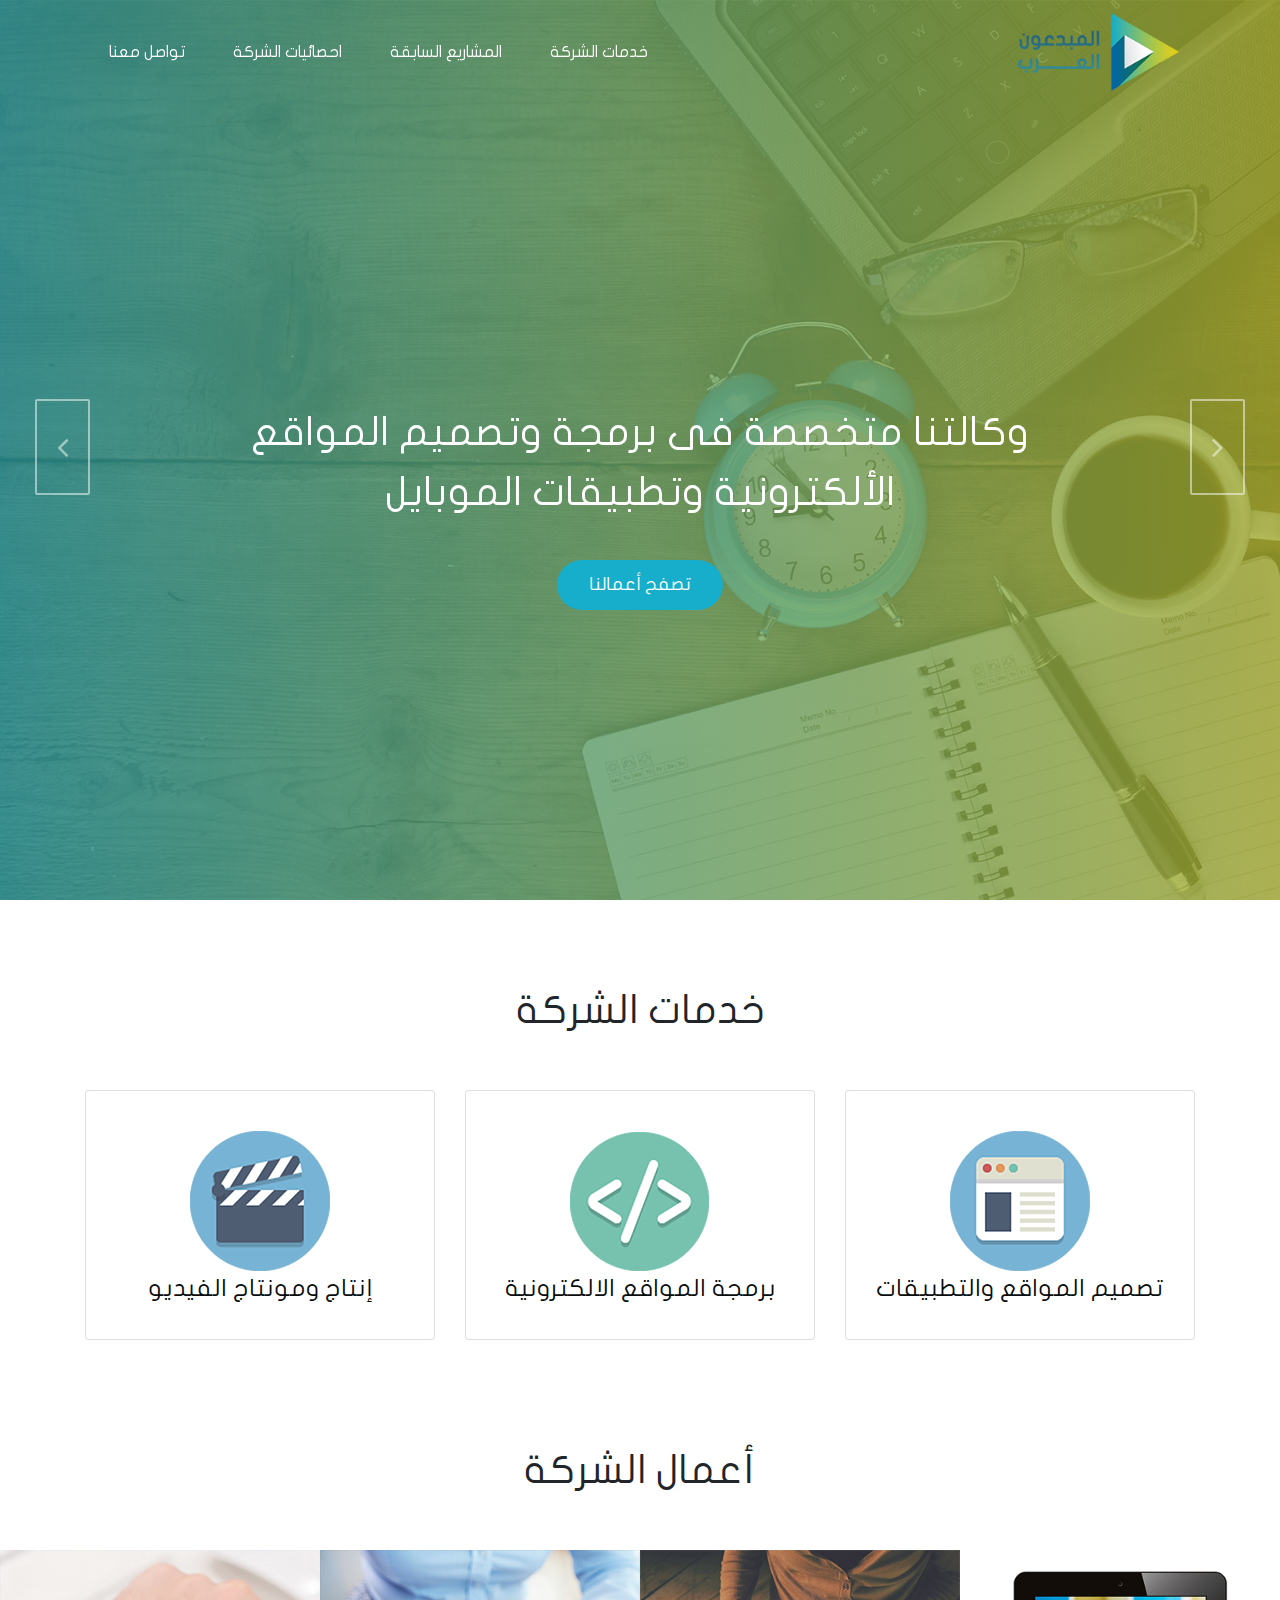
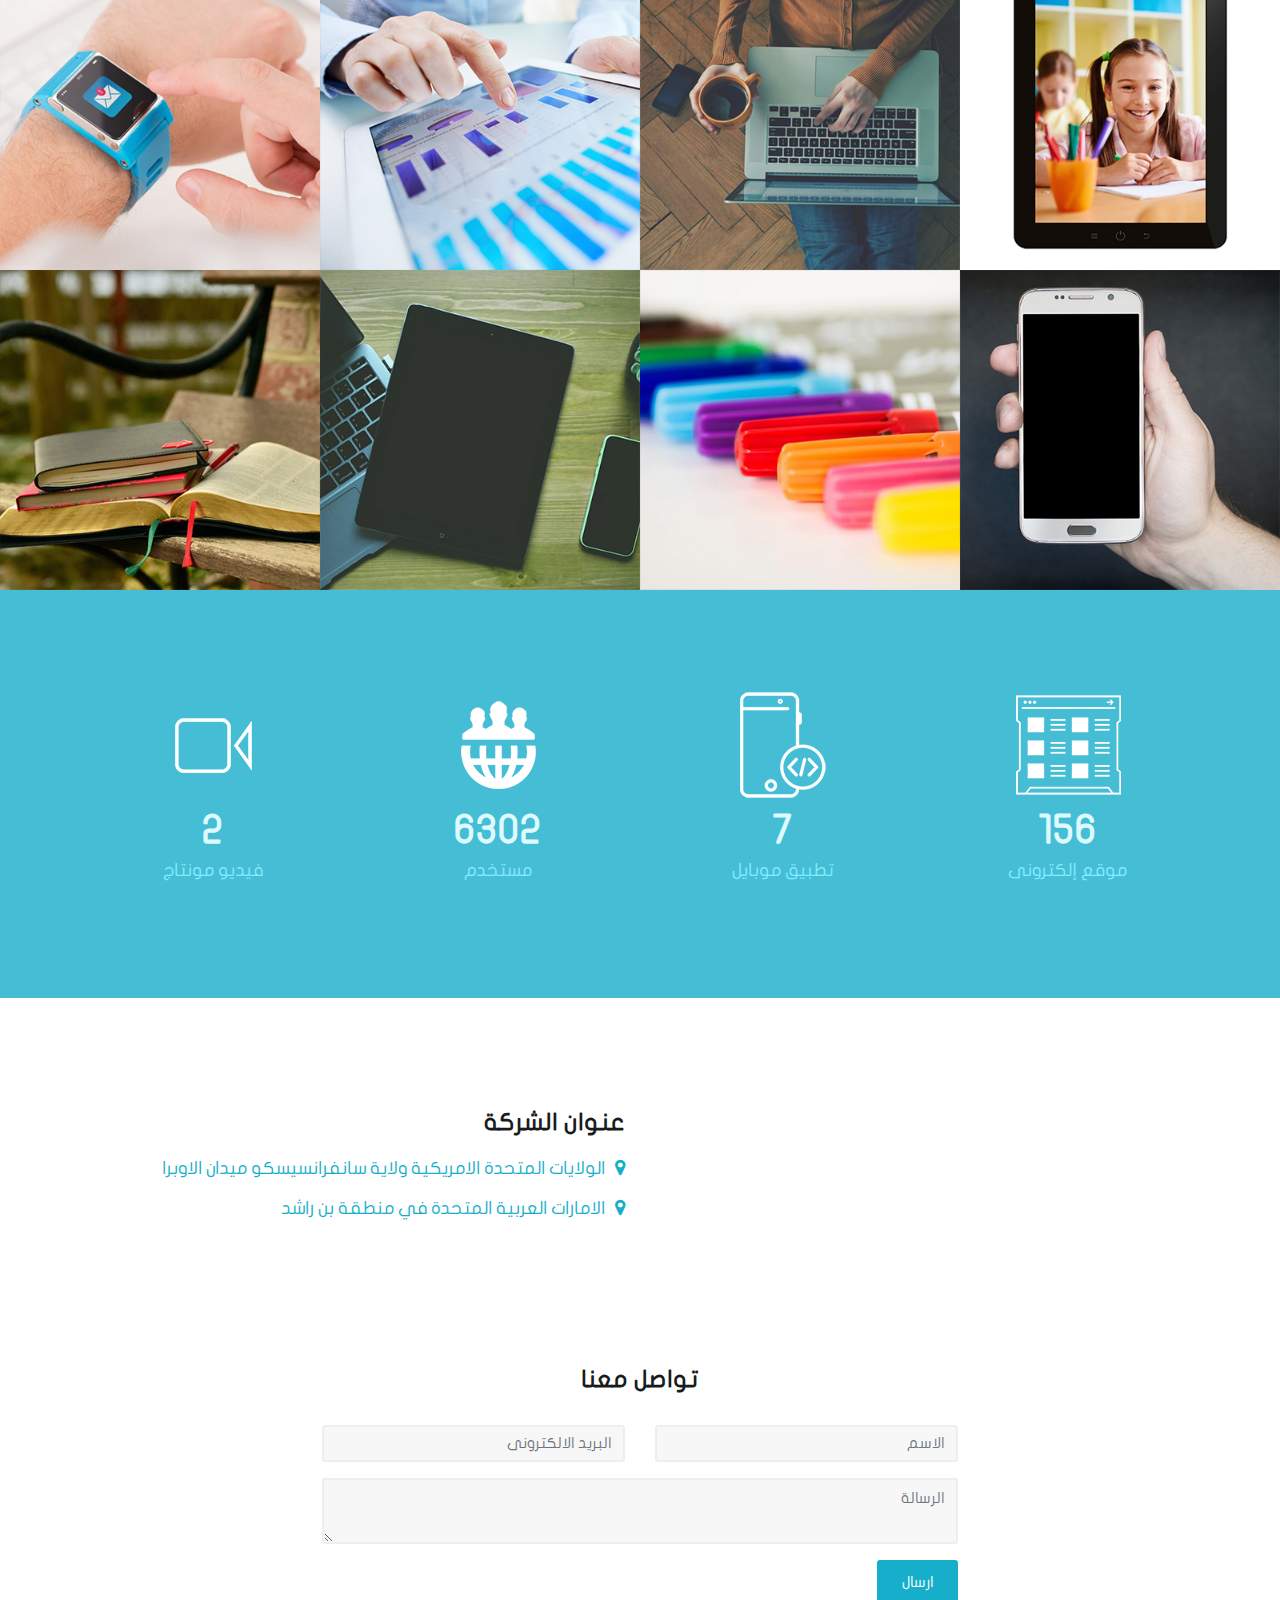
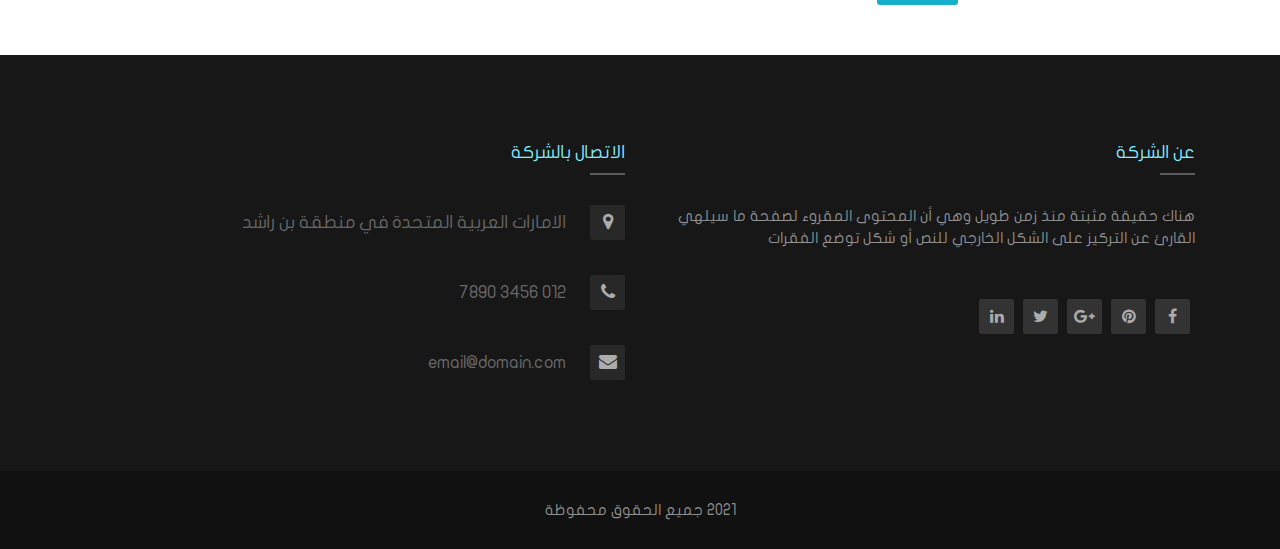
<file: agency/index.html>
<!DOCTYPE html>
<html>
    <head>
        <meta charset="utf-8">
        <title>صفحة هبوط شركة</title>
        <meta name="description" content="هذه هي صفحة هبوط لشركة" />
        <meta name="viewport" content="width=device-width, initial-scale=1, shrink-to-fit=no">
        <link rel="stylesheet" href="asset/bootstrap/css/bootstrap.min.css" />
        <link rel="stylesheet" href="asset/font-awesome/css/font-awesome.min.css" />
		<link rel="stylesheet" href="css/style.css" />
        
    </head>
    <body data-spy="scroll" data-target=".navbar" data-offset="120">
        <nav class="navbar navbar-expand-md fixed-top" id="navBar">
            
            <div class="container">
                <button class="navbar-toggler" type="button" data-toggle="collapse" data-target="#navbarSupportedContent" aria-controls="navbarSupportedContent" aria-expanded="false" aria-label="Toggle navigation">
                    <span class="navbar-toggler-icon">
                        <i class="fa fa-bars" aria-hidden="true"></i>
                    </span>
                </button>
            
                
                <a class="navbar-brand scroll" href="#">
                    <img src="images/logo.png" alt="logo" />
                </a>
  
                <div class="collapse navbar-collapse" id="navbarSupportedContent">
                    <ul class="navbar-nav mr-auto">
                        <li class="nav-item active">
                            <a class="nav-link scroll" href="#services">
                                خدمات الشركة
                            </a>
                        </li>
                        <li class="nav-item">
                            <a class="nav-link scroll" href="#gallery">
                                المشاريع السابقة
                            </a>
                        </li>
                        <li class="nav-item">
                            <a class="nav-link scroll" href="#statistics">
                                احصائيات الشركة
                            </a>
                        </li>
                        <li class="nav-item">
                            <a class="nav-link scroll" href="#contacts">
                                تواصل معنا
                            </a>
                        </li>
                    </ul>
                </div>
            </div>
        </nav>
        <header>
                        <div class="overlay">
                            <div class="container-fluid">
                                <div class="slider">
                                    <div id="carousel" class="carousel slide" data-ride="carousel">
                            <div class="carousel-inner" role="listbox">
                                <div class="carousel-item active">
                                    <div class="carousel-caption">
                                        <h3>
                                            وكالتنا متخصصة فى برمجة وتصميم المواقع الألكترونية وتطبيقات الموبايل
                                        </h3>
                                        <a class="scroll" href="#gallery">
                                            تصفح أعمالنا
                                        </a>
                                    </div>
                                </div>
                                <div class="carousel-item">
                                    <div class="carousel-caption">
                                        <h3>
                                           مرحبا بك في موقع وكالتنا الرسمي لا تتردد في التواصل معنا واخبارنا رأيك 
                                        </h3>
                                        <a class="scroll" href="#contacts">
                                            تواصل معنا
                                        </a>
                                    </div>
                                </div>
                            </div>
                            <a class="carousel-control-prev" href="#carousel" role="button" data-slide="prev">
                                <i class="fa fa-angle-left fa-2x" aria-hidden="true"></i>
                                <span class="sr-only">Previous</span>
                            </a>
                            <a class="carousel-control-next" href="#carousel" role="button" data-slide="next">
                                <i class="fa fa-angle-right fa-2x" aria-hidden="true"></i>
                                <span class="sr-only">Next</span>
                            </a>
                        </div>
                    </div>
                        </div>
                    </div>
                </header>
                
        
        <section class="services" id="services">
            <div class="title text-center">
                <h2>
                    خدمات الشركة
                </h2>
                </div>
                <div class="container">
                    <div class="row">
                        <div class="col-md">
                            <div class="card text-center">
                                <img src="images/feature-1.png" alt="Card image cap">
                                <div class="card-block">
                                    <h4 class="card-title">
                                    تصميم المواقع والتطبيقات
                                </h4>
                                <p class="card-text">
                                هناك حقيقة مثبتة منذ زمن طويل وهي أن المحتوى المقروء لصفحة ما سيلهي القارئ عن التركيز على الشكل الخارجي للنص أو شكل توضع الفقرات 
                                </p>
                            </div>
                        </div>
                    </div>
                    <div class="col-md">
                        <div class="card text-center">
                            <img src="images/feature-2.png" alt="Card image cap">
                            <div class="card-block">
                                <h4 class="card-title">
                                    برمجة المواقع الالكترونية
                                </h4>
                                <p class="card-text">
                                هناك حقيقة مثبتة منذ زمن طويل وهي أن المحتوى المقروء لصفحة ما سيلهي القارئ عن التركيز على الشكل الخارجي للنص أو شكل توضع الفقرات 
                                </p>
                            </div>
                        </div>
                    </div>
                    <div class="col-md">
                        <div class="card text-center">
                            <img src="images/feature-3.png" alt="Card image cap">
                            <div class="card-block">
                                <h4 class="card-title">
                                    إنتاج ومونتاج الفيديو
                                </h4>
                                <p class="card-text">
                                هناك حقيقة مثبتة منذ زمن طويل وهي أن المحتوى المقروء لصفحة ما سيلهي القارئ عن التركيز على الشكل الخارجي للنص أو شكل توضع الفقرات 
                                </p>
                            </div>
                        </div>
                            </div>
                        </div>
                    </div>
                </section>
                
        <section class="gallery" id="gallery">
            <div class="title text-center">
                <h2>
                    أعمال الشركة
                        </h2>
                    </div>
                    <div class="work-gallery">
                        <div class="row no-gutters">
                            <div class="col-md row no-gutters">
                                <div class="col-sm">
                            <a href="#image-1">
                                <img src="images/gallery/small-1.jpg" alt="gallery img"  class="img-fluid" />
                                <div class="hover">
                                    <i class="fa fa-search-plus" aria-hidden="true"></i>
                                </div>
                            </a>

                            <div class="overlay-gallery row" id="image-1" >
                                <div class="col-sm">
                                    <img src="images/gallery/1.jpg" alt="gallery img"/>
                                </div>

                                <div class="col-sm gallery-text">
                                    <h3>
                                            تصميم فيديو لمؤسسة الابداع لتطوير وتصميم الويب
                                    </h3>
                                    <ul class="list-inline">
                                        <li class="list-inline-item">
                                            <i class="fa fa-tags" aria-hidden="true"></i>
                                        </li>
                                        <li class="list-inline-item">
                                            <a href="">
                                                After Effect ,
                                            </a>
                                        </li>
                                        <li class="list-inline-item">
                                            <a href="">
                                                Video Editing ,
                                            </a>
                                        </li>
                                        <li class="list-inline-item">
                                            <a href="">
                                                Photoshop
                                            </a>
                                        </li>
                                    </ul>
                                    <p>
                                        هناك حقيقة مثبتة منذ زمن طويل وهي أن المحتوى المقروء لصفحة ما سيلهي القارئ عن التركيز على الشكل الخارجي للنص أو شكل توضع الفقرات 
                                    </p>
                                    <a href="#" class="visit">
                                        زيارة المشروع
                                    </a>
                                </div>
                                <a href="#page" class="close">X</a>
                            </div>
                            </div>
                            
                            <div class="col-sm">
                                <a href="#image-2">
                                    <img src="images/gallery/small-2.jpg" alt="gallery img"  class="img-fluid" />
                                    
                                <div class="hover">
                                    <i class="fa fa-search-plus" aria-hidden="true"></i>
                                </div>
                            </a>
                            
                            <div class="overlay-gallery row" id="image-2" >
                                
                                <div class="col-sm">
                                    <img src="images/gallery/2.jpg" alt="gallery img"/>
                                </div>
                                
                                <div class="col-sm gallery-text">
                                    <h3>
                                        تصميم فيديو لمؤسسة الابداع لتطوير وتصميم الويب
                                    </h3>
                                    <ul class="list-inline">
                                        <li class="list-inline-item">
                                            <i class="fa fa-tags" aria-hidden="true"></i>
                                        </li>
                                        <li class="list-inline-item">
                                            <a href="">
                                                After Effect ,
                                            </a>
                                        </li>
                                        <li class="list-inline-item">
                                            <a href="">
                                                Video Editing ,
                                            </a>
                                        </li>
                                        <li class="list-inline-item">
                                            <a href="">
                                                Photoshop
                                            </a>
                                        </li>
                                    </ul>
                                    <p>
                                    هناك حقيقة مثبتة منذ زمن طويل وهي أن المحتوى المقروء لصفحة ما سيلهي القارئ عن التركيز على الشكل الخارجي للنص أو شكل توضع الفقرات 
                                    </p>
                                    <a href="#" class="visit">
                                        زيارة المشروع
                                    </a>
                                </div>
                                <a href="#page" class="close">X</a>
                            </div>
                                </div>
                            </div>
                            
                            <div class="col-md row no-gutters">
                        <div class="col-sm">
                            <a href="#image-3">
                                <img src="images/gallery/small-3.jpg" alt="gallery img"  class="img-fluid" />
                                
                                <div class="hover">
                                    <i class="fa fa-search-plus" aria-hidden="true"></i>
                                </div>
                            </a>
                            
                            <div class="overlay-gallery row" id="image-3" >
                                
                                <div class="col-sm">
                                    <img src="images/gallery/3.jpg" alt="gallery img"/>
                                </div>
                                
                                <div class="col-sm gallery-text">
                                    <h3>
                                        تصميم فيديو لمؤسسة الابداع لتطوير وتصميم الويب
                                    </h3>
                                    <ul class="list-inline">
                                        <li class="list-inline-item">
                                            <i class="fa fa-tags" aria-hidden="true"></i>
                                        </li>
                                        <li class="list-inline-item">
                                            <a href="">
                                                After Effect ,
                                            </a>
                                        </li>
                                        <li class="list-inline-item">
                                            <a href="">
                                                Video Editing ,
                                            </a>
                                        </li>
                                        <li class="list-inline-item">
                                            <a href="">
                                                Photoshop
                                            </a>
                                        </li>
                                    </ul>
                                    <p>
                                    هناك حقيقة مثبتة منذ زمن طويل وهي أن المحتوى المقروء لصفحة ما سيلهي القارئ عن التركيز على الشكل الخارجي للنص أو شكل توضع الفقرات 
                                    </p>
                                    <a href="#" class="visit">
                                        زيارة المشروع
                                    </a>
                                </div>
                                <a href="#page" class="close">X</a>
                            </div>
                            </div>
                            
                            <div class="col-sm">
                                <a href="#image-4">
                                    <img src="images/gallery/small-4.jpg" alt="gallery img"  class="img-fluid" />
                                    
                                <div class="hover">
                                    <i class="fa fa-search-plus" aria-hidden="true"></i>
                                </div>
                            </a>
                            
                            <div class="overlay-gallery row" id="image-4" >
                                
                                <div class="col-sm">
                                    <img src="images/gallery/4.jpg" alt="gallery img"/>
                                </div>
                                
                                <div class="col-sm gallery-text">
                                    <h3>
                                        تصميم فيديو لمؤسسة الابداع لتطوير وتصميم الويب
                                    </h3>
                                    <ul class="list-inline">
                                        <li class="list-inline-item">
                                            <i class="fa fa-tags" aria-hidden="true"></i>
                                        </li>
                                        <li class="list-inline-item">
                                            <a href="">
                                                After Effect ,
                                            </a>
                                        </li>
                                        <li class="list-inline-item">
                                            <a href="">
                                                Video Editing ,
                                            </a>
                                        </li>
                                        <li class="list-inline-item">
                                            <a href="">
                                                Photoshop
                                            </a>
                                        </li>
                                    </ul>
                                    <p>
                                    هناك حقيقة مثبتة منذ زمن طويل وهي أن المحتوى المقروء لصفحة ما سيلهي القارئ عن التركيز على الشكل الخارجي للنص أو شكل توضع الفقرات 
                                    </p>
                                    <a href="#" class="visit">
                                        زيارة المشروع
                                    </a>
                                </div>
                                <a href="#page" class="close">X</a>
                                    </div>
                                </div>
                                    </div>
                                </div>
                        
                <div class="row no-gutters">
                    
                    <div class="col-md row no-gutters">
                        
                        <div class="col-sm">
                            <a href="#image-5">
                                <img src="images/gallery/small-5.jpg" alt="gallery img"  class="img-fluid" />
                                
                                <div class="hover">
                                    <i class="fa fa-search-plus" aria-hidden="true"></i>
                                </div>
                            </a>
                            
                            <div class="overlay-gallery row" id="image-5" >
                                
                                <div class="col-sm">
                                    <img src="images/gallery/5.jpg" alt="gallery img"/>
                                </div>
                                
                                <div class="col-sm gallery-text">
                                    <h3>
                                        تصميم فيديو لمؤسسة الابداع لتطوير وتصميم الويب
                                    </h3>
                                    <ul class="list-inline">
                                        <li class="list-inline-item">
                                            <i class="fa fa-tags" aria-hidden="true"></i>
                                        </li>
                                        <li class="list-inline-item">
                                            <a href="">
                                                After Effect ,
                                            </a>
                                        </li>
                                        <li class="list-inline-item">
                                            <a href="">
                                                Video Editing ,
                                            </a>
                                        </li>
                                        <li class="list-inline-item">
                                            <a href="">
                                                Photoshop
                                            </a>
                                        </li>
                                    </ul>
                                    <p>
                                    هناك حقيقة مثبتة منذ زمن طويل وهي أن المحتوى المقروء لصفحة ما سيلهي القارئ عن التركيز على الشكل الخارجي للنص أو شكل توضع الفقرات 
                                    </p>
                                    <a href="#" class="visit">
                                        زيارة المشروع
                                    </a>
                                </div>
                                <a href="#page" class="close">X</a>
                            </div>
                        </div>
                        
                        <div class="col-sm">
                            <a href="#image-6">
                                <img src="images/gallery/small-6.jpg" alt="gallery img"  class="img-fluid" />
                                
                                <div class="hover">
                                    <i class="fa fa-search-plus" aria-hidden="true"></i>
                                </div>
                            </a>
                            
                            <div class="overlay-gallery row" id="image-6" >
                                
                                <div class="col-sm">
                                    <img src="images/gallery/6.jpg" alt="gallery img"/>
                                </div>
                                
                                <div class="col-sm gallery-text">
                                    <h3>
                                        تصميم فيديو لمؤسسة الابداع لتطوير وتصميم الويب
                                    </h3>
                                    <ul class="list-inline">
                                        <li class="list-inline-item">
                                            <i class="fa fa-tags" aria-hidden="true"></i>
                                        </li>
                                        <li class="list-inline-item">
                                            <a href="">
                                                After Effect ,
                                            </a>
                                        </li>
                                        <li class="list-inline-item">
                                            <a href="">
                                                Video Editing ,
                                            </a>
                                        </li>
                                        <li class="list-inline-item">
                                            <a href="">
                                                Photoshop
                                            </a>
                                        </li>
                                    </ul>
                                    <p>
                                    هناك حقيقة مثبتة منذ زمن طويل وهي أن المحتوى المقروء لصفحة ما سيلهي القارئ عن التركيز على الشكل الخارجي للنص أو شكل توضع الفقرات 
                                    </p>
                                    <a href="#" class="visit">
                                        زيارة المشروع
                                    </a>
                                </div>
                                <a href="#page" class="close">X</a>
                            </div>
                        </div>
                    </div>
                    
                    <div class="col-md row no-gutters">
                        
                        <div class="col-sm">
                            <a href="#image-7">
                                <img src="images/gallery/small-7.jpg" alt="gallery img"  class="img-fluid" />
                                
                                <div class="hover">
                                    <i class="fa fa-search-plus" aria-hidden="true"></i>
                                </div>
                            </a>
                            
                            <div class="overlay-gallery row" id="image-7" >
                                
                                <div class="col-sm">
                                    <img src="images/gallery/7.jpg" alt="gallery img"/>
                                </div>
                                
                                <div class="col-sm gallery-text">
                                    <h3>
                                        تصميم فيديو لمؤسسة الابداع لتطوير وتصميم الويب
                                    </h3>
                                    <ul class="list-inline">
                                        <li class="list-inline-item">
                                            <i class="fa fa-tags" aria-hidden="true"></i>
                                        </li>
                                        <li class="list-inline-item">
                                            <a href="">
                                                After Effect ,
                                            </a>
                                        </li>
                                        <li class="list-inline-item">
                                            <a href="">
                                                Video Editing ,
                                            </a>
                                        </li>
                                        <li class="list-inline-item">
                                            <a href="">
                                                Photoshop
                                            </a>
                                        </li>
                                    </ul>
                                    <p>
                                    هناك حقيقة مثبتة منذ زمن طويل وهي أن المحتوى المقروء لصفحة ما سيلهي القارئ عن التركيز على الشكل الخارجي للنص أو شكل توضع الفقرات 
                                    </p>
                                    <a href="#" class="visit">
                                        زيارة المشروع
                                    </a>
                                </div>
                                <a href="#page" class="close">X</a>
                            </div>
                        </div>
                        
                        <div class="col-sm">
                            <a href="#image-8" >
                                <img src="images/gallery/small-8.jpg" alt="gallery img"  class="img-fluid" />
                                
                                <div class="hover">
                                    <i class="fa fa-search-plus" aria-hidden="true"></i>
                                </div>
                            </a>
                            
                            <div class="overlay-gallery row" id="image-8">
                                
                                <div class="col-sm">
                                    <img src="images/gallery/8.jpg" alt="gallery img"/>
                                </div>
                                
                                <div class="col-sm gallery-text">
                                    <h3>
                                        تصميم فيديو لمؤسسة الابداع لتطوير وتصميم الويب
                                    </h3>
                                    <ul class="list-inline">
                                        <li class="list-inline-item">
                                            <i class="fa fa-tags" aria-hidden="true"></i>
                                        </li>
                                        <li class="list-inline-item">
                                            <a href="">
                                                After Effect ,
                                            </a>
                                        </li>
                                        <li class="list-inline-item">
                                            <a href="">
                                                Video Editing ,
                                            </a>
                                        </li>
                                        <li class="list-inline-item">
                                            <a href="">
                                                Photoshop
                                            </a>
                                        </li>
                                    </ul>
                                    <p>
                                    هناك حقيقة مثبتة منذ زمن طويل وهي أن المحتوى المقروء لصفحة ما سيلهي القارئ عن التركيز على الشكل الخارجي للنص أو شكل توضع الفقرات 
                                    </p>
                                    <a href="#" class="visit">
                                        زيارة المشروع
                                    </a>
                                </div>
                                <a href="#page" class="close">X</a>
                            </div>
                        </div>
                    </div>
                </div>
                    </div>
                        </section>
                        <section class="statistics" id="statistics">
                            <div class="overlay">
                        <div class="container">
                            <div class="row">
                                <div class="col-md-3 col-sm-6">
                                    <div class="stat text-center">
                                <img src="images/icon1.png" alt="icon" />
                                <div class="count">
                                    <span class="timer"
                                        data-from="150"
                                        data-to="250"
                                        data-speed="3000"
                                        data-refresh-interval="1"
                                    ></span>
                                </div>
                                <p>
                                    موقع إلكترونى
                                </p>
                            </div>
                        </div>
                        <div class="col-md-3 col-sm-6">
                            <div class="stat text-center">
                                <img src="images/icon2.png" alt="icon" />
                                <div class="count">
                                    <span class="timer"
                                    data-from="1"
                                    data-to="100"
                                    data-speed="3000"
                                    data-refresh-interval="1"
                                    ></span>
                                </div>
                                <p>
                                    تطبيق موبايل
                                </p>
                            </div>
                        </div>
                        <div class="col-md-3 col-sm-6">
                            <div class="stat text-center">
                                <img src="images/icon3.png" alt="icon" />
                                <div class="count">
                                    <span class="timer" data-from="6000" data-to="10000" data-speed="10000" data-refresh-interval="5"></span>
                                </div>
                                <p>
                                    مستخدم
                                </p>
                            </div>
                        </div>
                        <div class="col-md-3 col-sm-6">
                            <div class="stat text-center">
                                <img src="images/icon4.png" alt="icon" />
                                <div class="count">
                                    <span class="timer" data-from="0" data-to="30" data-speed="3000" data-refresh-interval="1">
                                    </span>
                                </div>
                                <p>
                                    فيديو مونتاج
                                </p>
                            </div>
                        </div>
                    </div>
                </div>
                    </div>
                </section>
                <section class="contacts" id="contacts">
                    <div class="container">
                        <div class="row">
                            <div class="col-md">
                        <div id="map" class="map">
                            <iframe src="https://www.google.com/maps/embed?pb=!1m18!1m12!1m3!1d3610.169232290924!2d55.272684514594665!3d25.19751478389605!2m3!1f0!2f0!3f0!3m2!1i1024!2i768!4f13.1!3m3!1m2!1s0x3e5f4281e7878fd9%3A0x6e934c3edc4f07da!2sBurj+Khalifa+-+1+Sheikh+Mohammed+bin+Rashid+Blvd+-+Dubai+-+United+Arab+Emirates!5e0!3m2!1sen!2str!4v1513672333611" width="500" height="200" frameborder="0" style="border:0" allowfullscreen></iframe>
                        </div>
                    </div>
                    <div class="col-md">
                        <div class="info" id="image-1">
                            <h3>
                                عنوان الشركة
                            </h3>
                            <ul class="list-unstyled">
                                <li>
                                    <i class="fa fa-map-marker" aria-hidden="true"></i>
                                    الولايات المتحدة الامريكية ولاية سانفرانسيسكو ميدان الاوبرا
                                </li>
                                <li>
                                    <i class="fa fa-map-marker" aria-hidden="true"></i>
                                    الامارات العربية المتحدة في منطقة بن راشد
                                </li>
                            </ul>
                        </div>
                            </div>
                        </div>

                        <div class="row">
                            <div class="col-md-12">
                        <div class="form text-center">
                            <h3>
                                تواصل معنا
                            </h3>
                            <form class="cmxform row" id="commentForm">
                                <div class="form-group col-sm-6">
                                    <input type="text" id="cname" name="name" minlength="2" 
                                    class="form-control" placeholder="الاسم" required>                     
                                </div>
                                <div class="form-group col-sm-6">
                                    <input type="email" id="cemail" name="email" class="form-control" 
                                    placeholder="البريد الالكترونى" required>                     
                                </div>
                                <div class="form-group col-sm-12">
                                    <textarea class="form-control" id="ccomment" name="comment" 
                                    placeholder="الرسالة" required></textarea>                  
                                </div>
                                <button type="submit" name="submit" class="submit Form-Submit" value="Submit">
                                    ارسال
                                </button>                            
                            </form>
                        </div>
                    </div>
                </div>
                    </div>
                </section>
                <footer>
                    <div class="top-footer">
                        <div class="container">
                            <div class="row">
                        <div class="col-md">
                            <h3>
                                عن الشركة
                            </h3>
                            <p>
                                هناك حقيقة مثبتة منذ زمن طويل وهي أن المحتوى المقروء لصفحة ما سيلهي القارئ عن التركيز على الشكل الخارجي للنص أو شكل توضع الفقرات 
                            </p>
                            <ul class="social list-inline">
                                <li class="list-inline-item">
                                    <a href="" class="facebook">
                                        <i class="fa fa-facebook" aria-hidden="true"></i>
                                    </a>
                                </li>
                                <li class="list-inline-item">
                                    <a href="" class="pinterest">
                                        <i class="fa fa-pinterest" aria-hidden="true"></i>
                                    </a>
                                </li>
                                <li class="list-inline-item">
                                    <a href="" class="google">
                                        <i class="fa fa-google-plus" aria-hidden="true"></i>
                                    </a>
                                </li>
                                <li class="list-inline-item">
                                    <a href="" class="twitter">
                                        <i class="fa fa-twitter" aria-hidden="true"></i>
                                    </a>
                                </li>
                                <li class="list-inline-item">
                                    <a href="" class="linkedin">
                                        <i class="fa fa-linkedin" aria-hidden="true"></i>
                                    </a>
                                </li>
                            </ul>
                        </div>
                        <div class="col-md">
                            <h3>
                                الاتصال بالشركة
                            </h3>
                            <ul class="contact-us list-unstyled">
                                <li>
                                    <i class="fa fa-map-marker" aria-hidden="true"></i>
                                    الامارات العربية المتحدة في منطقة بن راشد
                                </li>
                                <li>
                                    <i class="fa fa-phone" aria-hidden="true"></i>
                                    012 3456 7890
                                </li>
                                <li>
                                    <i class="fa fa-envelope" aria-hidden="true"></i>
                                    email@domain.com
                                </li>
                            </ul>
                        </div>
                    </div>
                </div>
                    </div>
                    <div class="copyright text-center">
                        <p>
                        2021 جميع الحقوق محفوظة
                        </p>
            </div>
        </footer>
        <script src="asset/JavaScript/jquery-3.1.1.min.js"></script>
        <script src="asset/bootstrap/js/bootstrap.min.js"></script>
        <script src="asset/countTo/jquery.countTo.js"></script>
        <script src="asset/jquery.validate/jquery.validate.min.js"></script>
        <script src="asset/jquery.validate/messages_ar.min.js"></script>
        <script src="js/js.js"></script>
    </body>
</html>
</file>
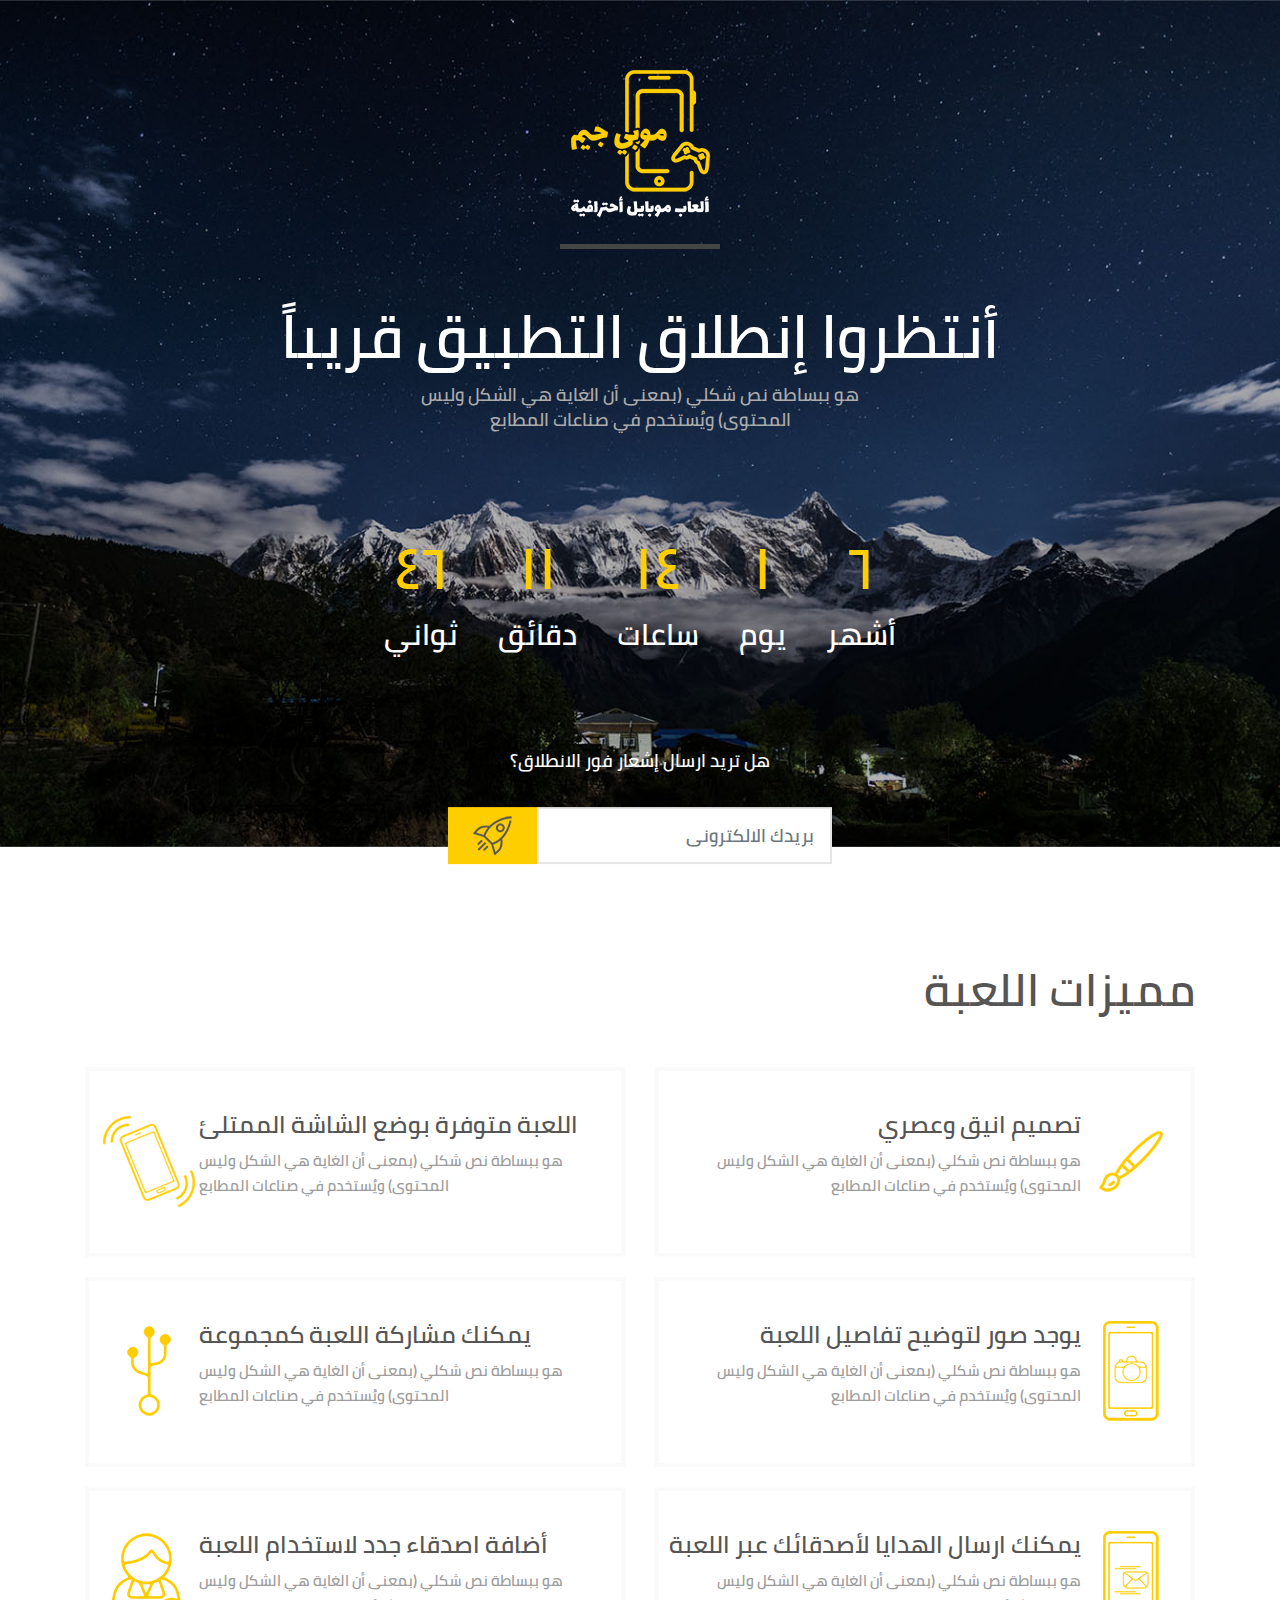
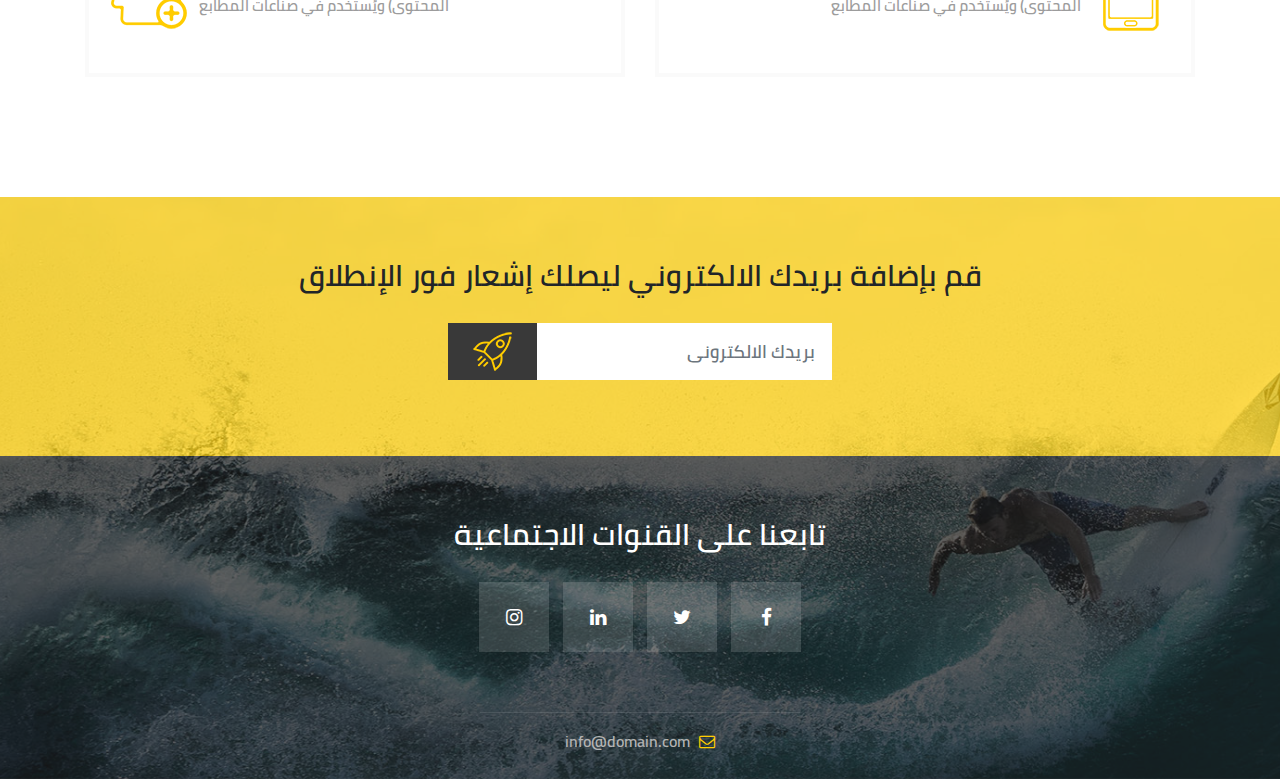
<file: coming soon/index.html>
<!DOCTYPE html>
<html>
    <head>
        <meta charset="utf-8">
        <title>صفحة هبوط لتطبيق هاتف</title>
        <meta name="description" content=" صفحة هبوط لعد تنازلى لنشر تطبيق هاتفي عبارة عن لعبة" />
        
        <meta name="viewport" content="width=device-width, initial-scale=1, shrink-to-fit=no">
        
        <link rel="stylesheet" href="assest/bootstrap/css/bootstrap.min.css" />
        <link rel="stylesheet" href="assest/font-awesome/css/font-awesome.min.css" />

        <link rel="stylesheet" href="assest/animate/animate.css" />
		<link rel="stylesheet" href="css/style.css" />

    </head>
    <body>
                   <header class="text-center">
                <div class="brand wow animate__animated animate__bounceIn">
                    <div class="logo">
                    <img src="images/icon.png" alt="شعار التطبيق" />
                </div>
                <div class="slogn">
                    <img src="images/slogn.png" alt="شعار التطبيق" />
                </div>
            </div>
            <div class="page-heading wow animate__animated animate__fadeInUp">
                <h1>
                    أنتظروا إنطلاق التطبيق قريباً
                </h1>
                <p>
                    هو ببساطة نص شكلي (بمعنى أن الغاية هي الشكل وليس المحتوى) ويُستخدم
                    في صناعات المطابع
                </p>
            </div>
            
            <div class="counter wow animate__animated animate__fadeInDown">
                <div id="defaultCountdown">
                </div>
            </div>
            
            <div class="send-notification wow animate__animated animate__zoomIn">
                <p>
                    هل تريد ارسال إشعار فور الانطلاق؟
                </p>
                <form action="#" method="post" name="myForm" class="wow animate__animated animate__zoomIn">
                    
                    <div class="form-group">
                        
                        <div class="input-group input-group-lg">
                            <input type="email" class="form-control" placeholder="بريدك الالكترونى" name="email" required>
                            <span class="input-group-btn">
                                <button class="btn Form-Submit" type="submit" name="submit" onclick="Javascript:validateForm();">
               <img src="images/icons/send1.png" alt="send" />
                                </button>
                         </span>      
                            <div class="alert alert-danger">
                                <strong>عذراً! </strong> لقد قمت بإدخال بريد الكتروني خاطئ.
                            </div>
                            
                            <div class="alert alert-success">
                                <strong>تهانينا، </strong> لقد تم ادخال بريدك الالكتروني بنجاح.
                            </div>
                        </div>
                    </div>
                        </form>
                    </div>
                </header>
                
        
              <section class="features">
                <div class="container">
                    <h2>
                        مميزات اللعبة
                        </h2>
                        <div class="row">
                            <div class="col-md-6">
                                <div class="media">
                                <img  src="images/icons/prush.png" alt="feature icon" />
                                <div class="media-body">
                                    <h5>
                                        تصميم انيق وعصري
                                    </h5>
                                    <p>
                                        هو ببساطة نص شكلي (بمعنى أن الغاية هي الشكل وليس المحتوى) ويُستخدم في صناعات المطابع
                                    </p>
                                </div>
                                </div>
                            </div>
                        <div class="col-md-6">
                            <div class="media">
                                <div class="media-body">
                                    <h5>
                                        اللعبة متوفرة بوضع الشاشة الممتلئ
                                    </h5>
                                    <p>
                                        هو ببساطة نص شكلي (بمعنى أن الغاية هي الشكل وليس المحتوى) ويُستخدم في صناعات المطابع
                                    </p>
                                </div>
                                <img  src="images/icons/phone.png" alt="feature icon" />
                            </div>
                            </div>
                            <div class="col-md-6">
                            <div class="media">
                                <img  src="images/icons/photo.png" alt="feature icon" />
                                <div class="media-body">
                                    <h5>
                                        يوجد صور لتوضيح تفاصيل اللعبة
                                    </h5>
                                    <p>
                                        هو ببساطة نص شكلي (بمعنى أن الغاية هي الشكل وليس المحتوى) ويُستخدم في صناعات المطابع
                                    </p>
                                </div>
                                </div>
                            </div>
                            <div class="col-md-6">
                            <div class="media">
                                <div class="media-body">
                                    <h5>
                                        يمكنك مشاركة اللعبة كمجموعة
                                    </h5>
                                    <p>
                                        هو ببساطة نص شكلي (بمعنى أن الغاية هي الشكل وليس المحتوى) ويُستخدم في صناعات المطابع
                                    </p>
                                </div>
                                <img  src="images/icons/fork.png" alt="feature icon" />
                            </div>
                                </div>
                                <div class="col-md-6">
                            <div class="media">
                                <img  src="images/icons/mail.png" alt="feature icon" />
                                <div class="media-body">
                                    <h5>
                                        يمكنك ارسال الهدايا لأصدقائك عبر اللعبة
                                    </h5>
                                    <p>
                                        هو ببساطة نص شكلي (بمعنى أن الغاية هي الشكل وليس المحتوى) ويُستخدم في صناعات المطابع
                                    </p>
                                </div>
                                </div>
                            </div>
                        <div class="col-md-6">
                            <div class="media">
                                <div class="media-body">
                                    <h5>
                                        أضافة اصدقاء جدد لاستخدام اللعبة
                                    </h5>
                                    <p>
                                        هو ببساطة نص شكلي (بمعنى أن الغاية هي الشكل وليس المحتوى) ويُستخدم في صناعات المطابع
                                    </p>
                                </div>
                                <img  src="images/icons/person-plus.png" alt="feature icon" />
                            </div>
                        </div>
                            </div>
                        </div>
                </section>
                
        
        <footer>
            <div class="top-footer text-center">
                <div class="overlay">
                    <h3>
                        قم بإضافة بريدك الالكتروني ليصلك إشعار فور الإنطلاق
                    </h3>
                    <form action="#" method="post" name="myForm2">
                        <div class="form-group">
                            <div class="input-group input-group-lg">
                                <input type="email" class="form-control" placeholder="بريدك الالكترونى" name="email2" required>
                                <span class="input-group-btn">
                                    <button class="btn Form-Submit" type="submit" name="submit" onclick="Javascript:validateForm();">
                                        <img src="images/icons/send.png" alt="send" />
                                    </button>
                                </span>
                                
                                <div class="alert alert-danger">
                                    <strong>عذراً! </strong> لقد قمت بإدخال بريد الكتروني خاطئ.
                                </div>
                                
                                <div class="alert alert-success">
                                    <strong>تهانينا، </strong> لقد تم ادخال بريدك الالكتروني بنجاح.
                                </div>
                            </div>
                                </div>
                            </form>
                        </div>
                             </div>
                    
                    <div class="contact text-center">
                        <div class="overlay">
                            <h3>
                                تابعنا على القنوات الاجتماعية
                            </h3>
                            <ul class="list-inline">
                                <li class="list-inline-item">
                                    <a href="#" class="facebook">
                                        <i class="fa fa-facebook" aria-hidden="true"></i>
                                    </a>
                        </li>
                        <li class="list-inline-item">
                            <a href="#" class="twitter">
                                <i class="fa fa-twitter" aria-hidden="true"></i>
                            </a>
                        </li>
                        <li class="list-inline-item">
                            <a href="#" class="linkedin">
                                <i class="fa fa-linkedin" aria-hidden="true"></i>
                            </a>
                        </li>
                        <li class="list-inline-item">
                            <a href="#" class="instagram">
                                <i class="fa fa-instagram" aria-hidden="true"></i>
                            </a>
                            </li>
                        </ul>
                        <hr/>
                        <p>
                        <a href="mailto:info@domain.com?Subject=Hello" target="_top">
                            <i class="fa fa-envelope-o" aria-hidden="true"></i>
                            info@domain.com
                        </a>
                    </p>
                </div>
                </div>
            </footer>
    
               <script src="assest/JavaScript/jquery-3.1.1.min.js"></script>
                <script src="assest/bootstrap/js/bootstrap.min.js"></script>

                <script src="assest/jquery.countdown/js/jquery.plugin.min.js"></script>
                <script src="assest/jquery.countdown/js/jquery.countdown.min.js"></script>
                <script src="assest/jquery.countdown/js/jquery.countdown-ar.js"></script>
                
               <script src="assest/wow/wow.min.js"></script>
                <script src="js/js.js"></script>
                
    </body>
</html>
</file>
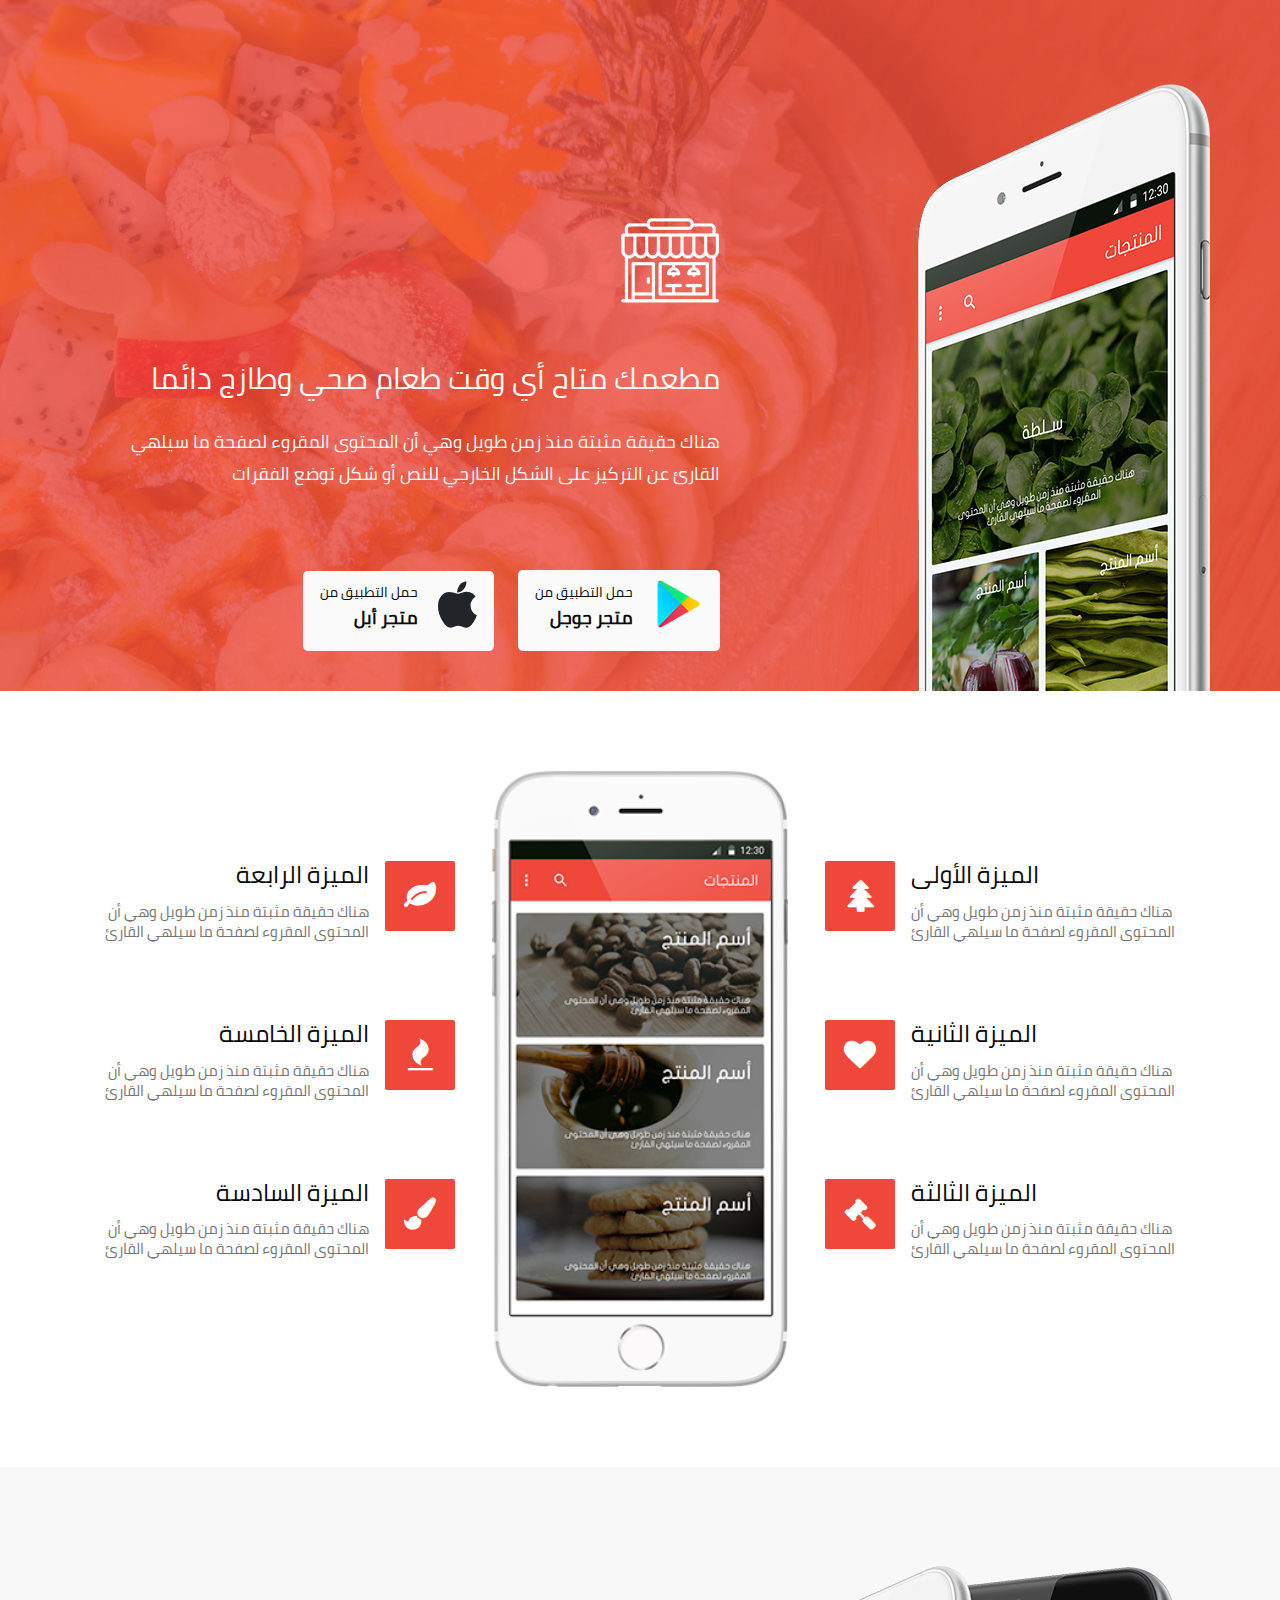
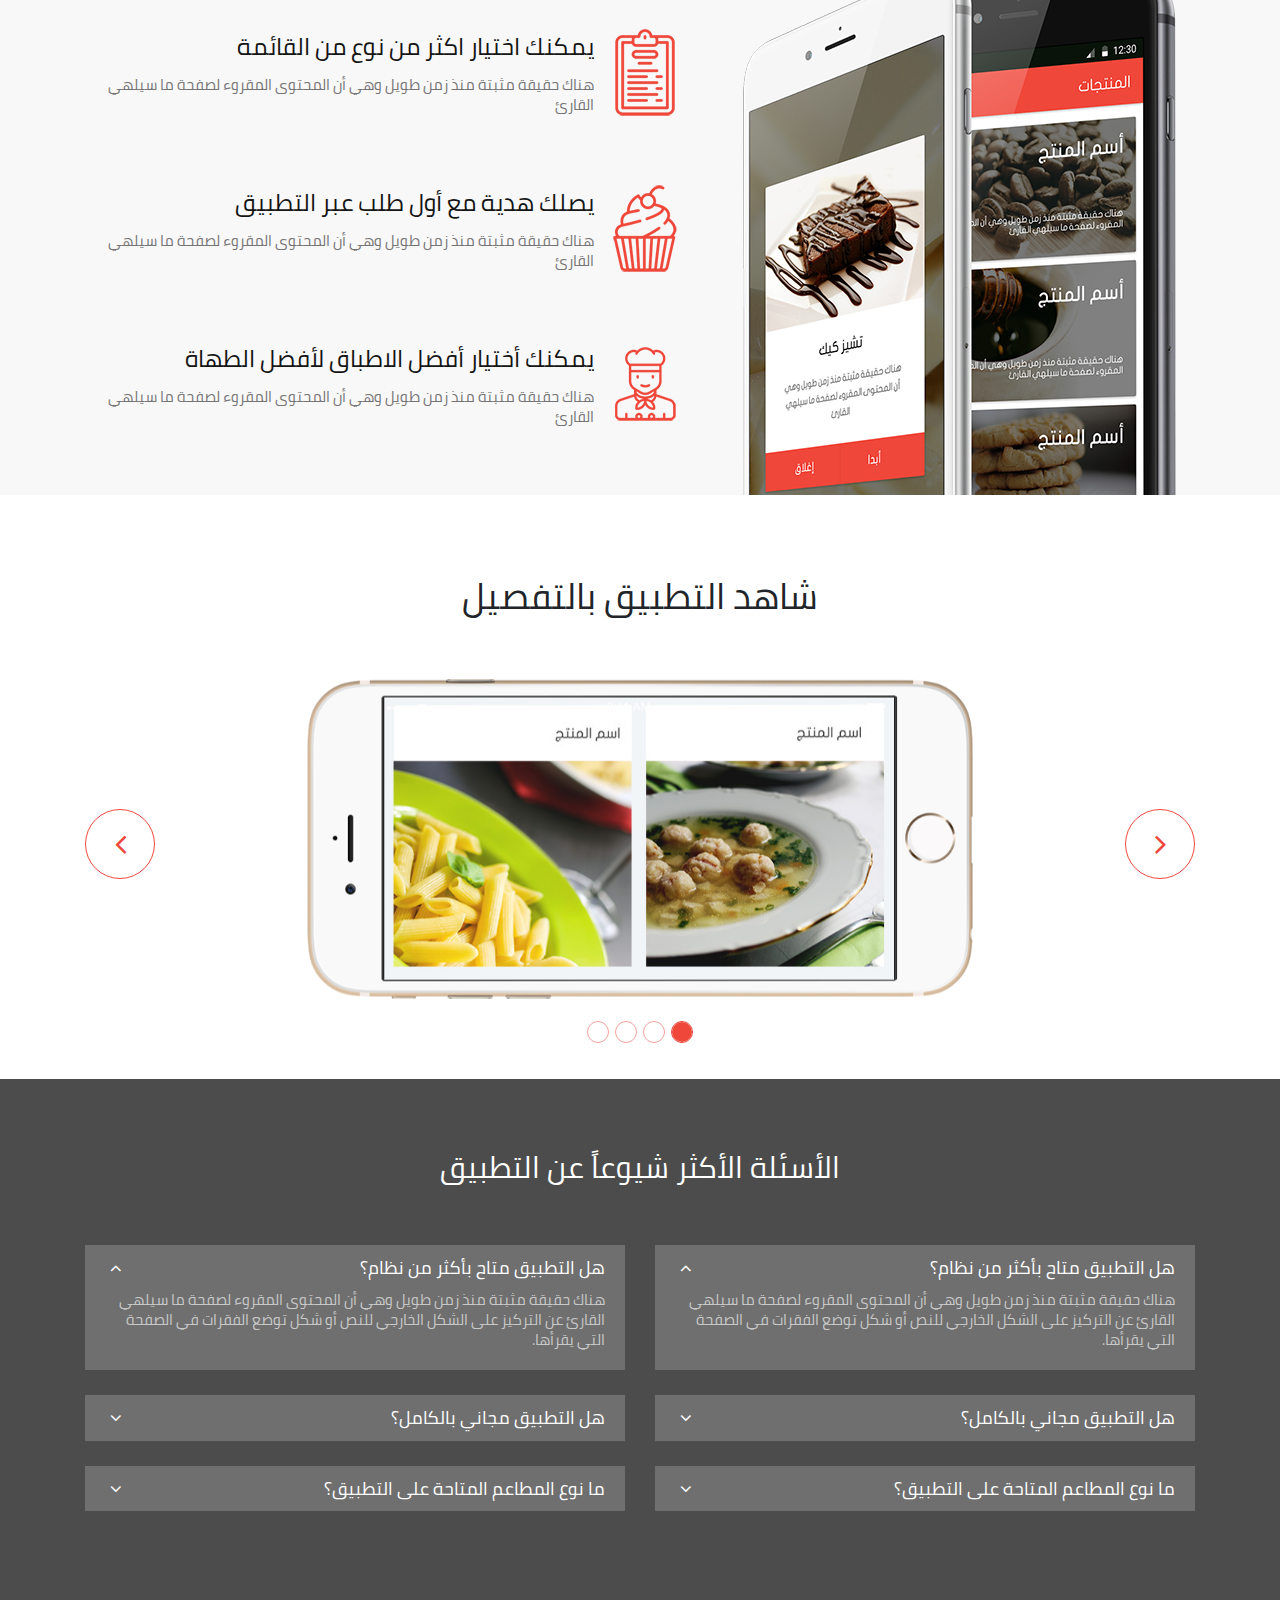
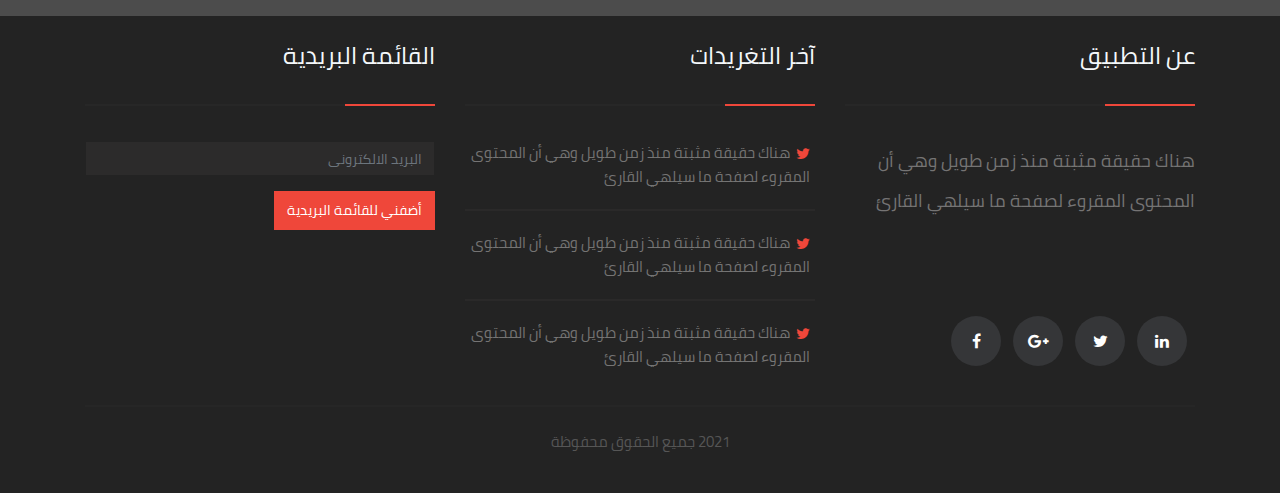
<file: mobile/index.html>
<!DOCTYPE html>
<html>

<head>
    <meta charset="utf-8">
    <title>صفحة هبوط لتطبيق هاتف</title>
    <meta name="description" content="هذه هي صفحة هبوط لتطبيق مطعم" />
    <meta name="viewport" content="width=device-width, initial-scale=1, shrink-to-fit=no">

    <link rel="stylesheet" href="asset/bootstrap/css/bootstrap.min.css" />
    <link rel="stylesheet" href="asset/font-awesome/css/font-awesome.min.css" />
    <link rel="stylesheet" href="asset/animate/animate.css" />
    <link rel="stylesheet" href="css/style.css" />
</head>

<body>

            <section class="banner" id="banner">
                <div class="overlay">
                    <div class="container">
                        <div class="row">
                            <div class="col-lg-7 order-lg-7 col-md-7 order-md-7">
                                <div class="app-icon wow animate__animated animate__fadeInUp">
                            <img src="images/icons/1.png" alt="app-icon">
                        </div>
                        <div class="banner-text">
                            <h1 class="wow animate__animated animate__fadeInDown">
                                مطعمك متاح أي وقت طعام صحي وطازج دائما
                            </h1>
                            <p class="wow animate__animated animate__fadeInDown">
                                هناك حقيقة مثبتة منذ زمن طويل وهي أن المحتوى المقروء لصفحة ما سيلهي القارئ عن التركيز
                                على الشكل الخارجي للنص أو شكل توضع الفقرات
                            </p>
                            <button type="button" class="btn btn-lg text-right wow animate__animated animate__flipInY">
                                <img src="images/icons/play.png" />
                                <p class="mr-3 mb-0">
                                    حمل التطبيق من
                                    <br />
                                    <span class="font-weight-bold">
                                        متجر جوجل
                                    </span>
                                </p>
                            </button>
                            <button type="button" class="btn btn-lg text-right wow animate__animated animate__flipInY">
                                <i class="fa fa-apple" aria-hidden="true"></i>
                                <p class="mr-3 mb-0">
                                    حمل التطبيق من
                                    <br />
                                    <span class="font-weight-bold">
                                        متجر أبل
                                    </span>
                                </p>
                            </button>
                        </div>
                    </div>
                    <div class="col-lg-4 offset-lg-1 order-lg-1 col-md-5 order-md-1">
                        <div class="images wow animate__animated animate__fadeInUp">
                            <img src="images/mobile-1.png" alt="app-img">
                        </div>
                    </div>
                </div>
            </div>
            </div>
        </section>

        <section class="feature" id="feature">
        
            <div class="container">
            
                <div class="row no-gutters">
         
                <div class="col-md">
            
                    <div class="features text-left">
                    
                        <div class="media">
                           
                            <div class="media-body">
                                <h5 class="mt-0">
                                    الميزة الأولى
                                </h5>
                                <p class="mb-2">
                                    هناك حقيقة مثبتة منذ زمن طويل وهي أن المحتوى المقروء لصفحة ما سيلهي القارئ
                                </p>
                            </div>
                            <i class="fa fa-tree fa-2x d-flex align-self-start mr-3" aria-hidden="true"></i>
                        </div>
                    
                        <div class="media">
                           
                            <div class="media-body">
                                <h5 class="mt-0">
                                    الميزة الثانية
                                </h5>
                                <p class="mb-2">
                                    هناك حقيقة مثبتة منذ زمن طويل وهي أن المحتوى المقروء لصفحة ما سيلهي القارئ
                                </p>
                            </div>
                            <i class="fa fa-heart fa-2x d-flex align-self-start mr-3" aria-hidden="true"></i>
                        </div>
                    
                        <div class="media">
                           
                            <div class="media-body">
                                <h5 class="mt-0">
                                    الميزة الثالثة
                                </h5>
                                <p class="mb-2">
                                    هناك حقيقة مثبتة منذ زمن طويل وهي أن المحتوى المقروء لصفحة ما سيلهي القارئ
                                </p>
                            </div>
                            <i class="fa fa-gavel fa-2x d-flex align-self-start mr-3" aria-hidden="true"></i>
                        </div>
                    </div>
                </div>
         
                <div class="col-md order-md-4">
            
                    <div class="features">
                    
                        <div class="media">
                            <i class="fa fa-leaf fa-2x d-flex align-self-start ml-3" aria-hidden="true"></i>
                           
                            <div class="media-body">
                                <h5 class="mt-0">
                                    الميزة الرابعة
                                </h5>
                                <p class="mb-2">
                                    هناك حقيقة مثبتة منذ زمن طويل وهي أن المحتوى المقروء لصفحة ما سيلهي القارئ
                                </p>
                            </div>
                        </div>
                    
                        <div class="media">
                            <i class="fa fa-fire fa-2x d-flex align-self-start ml-3" aria-hidden="true"></i>
                           
                            <div class="media-body">
                                <h5 class="mt-0">
                                    الميزة الخامسة
                                </h5>
                                <p class="mb-2">
                                    هناك حقيقة مثبتة منذ زمن طويل وهي أن المحتوى المقروء لصفحة ما سيلهي القارئ
                                </p>
                            </div>
                        </div>
                    
                        <div class="media">
                            <i class="fa fa-paint-brush fa-2x d-flex align-self-start ml-3" aria-hidden="true"></i>
                           
                            <div class="media-body">
                                <h5 class="mt-0">
                                    الميزة السادسة
                                </h5>
                                <p class="mb-2">
                                    هناك حقيقة مثبتة منذ زمن طويل وهي أن المحتوى المقروء لصفحة ما سيلهي القارئ
                                </p>
                            </div>
                        </div>
                    </div>
                </div>
         
                <div class="col-md order-md-1">
                    
                    <div class="mobile-img">
                        <img src="images/mobile-2.png" alt="mobile-app" />
                    </div>
                </div>
                </div>
            </div>
        </section>

        <section class="option" id="option">
     
        <div class="container">
        
            <div class="row">
            
                <div class="col-lg-7 order-lg-5 col-md-7 order-md-5">
               
                    <div class="options">
                    
                        <div class="media">
                            <img class="d-flex align-self-start ml-3" src="images/icons/2.png"
                                alt="Generic placeholder image">
                           
                            <div class="media-body">
                                <h5 class="mt-0">
                                    يمكنك اختيار اكثر من نوع من القائمة
                                </h5>
                                <p class="mb-2">
                                    هناك حقيقة مثبتة منذ زمن طويل وهي أن المحتوى المقروء لصفحة ما سيلهي القارئ
                                </p>
                            </div>
                        </div>
                    
                        <div class="media">
                            <img class="d-flex align-self-start ml-3" src="images/icons/3.png"
                                alt="Generic placeholder image">
                           
                            <div class="media-body">
                                <h5 class="mt-0">
                                    يصلك هدية مع أول طلب عبر التطبيق
                                </h5>
                                <p class="mb-2">
                                    هناك حقيقة مثبتة منذ زمن طويل وهي أن المحتوى المقروء لصفحة ما سيلهي القارئ
                                </p>
                            </div>
                        </div>
                    
                        <div class="media">
                            <img class="d-flex align-self-start ml-3" src="images/icons/4.png"
                                alt="Generic placeholder image">
                           
                            <div class="media-body">
                                <h5 class="mt-0">
                                    يمكنك أختيار أفضل الاطباق لأفضل الطهاة
                                </h5>
                                <p class="mb-2">
                                    هناك حقيقة مثبتة منذ زمن طويل وهي أن المحتوى المقروء لصفحة ما سيلهي القارئ
                                </p>
                            </div>
                        </div>
                    </div>
                </div>
            
                <div class="col-lg-5 order-lg-1 col-md-5 order-md-1">
                  
                    <div class="images">
                        <img src="images/mobile-3.png" alt="app-img" />
                        </div>
                        </div>
                    </div>
                </div>
                </section>

                <section class="slider" id="slider">
                
                    <div class="container">
                
                        <div class="title text-center">
                            <h3>
                                شاهد التطبيق بالتفصيل
                        </h3>
                    </div>
            <div id="carouselExampleIndicators" class="carousel slide" data-ride="carousel">
                <ol class="carousel-indicators">
                    <li data-target="#carouselExampleIndicators" data-slide-to="0" class="active"></li>
                    <li data-target="#carouselExampleIndicators" data-slide-to="1"></li>
                    <li data-target="#carouselExampleIndicators" data-slide-to="2"></li>
                    <li data-target="#carouselExampleIndicators" data-slide-to="3"></li>
                </ol>
           
                <div class="carousel-inner" role="listbox">
                    <div class="carousel-item active">
                        <img class="d-block img-fluid" src="images/slider/mobile1.png" alt="app-img First slide">
                    </div>
                    <div class="carousel-item">
                        <img class="d-block img-fluid" src="images/slider/mobile2.png" alt="app-img Second slide">
                    </div>
                    <div class="carousel-item">
                        <img class="d-block img-fluid" src="images/slider/mobile1.png" alt="app-img Third slide">
                    </div>
                    <div class="carousel-item">
                        <img class="d-block img-fluid" src="images/slider/mobile2.png" alt="app-img Fourth slide">
                    </div>
                </div>
                <a class="carousel-control-prev" href="#carouselExampleIndicators" role="button" data-slide="prev">
                    <span class="fa fa-angle-left fa-2x" aria-hidden="true"></span>
                    <span class="sr-only">Previous</span>
                </a>
                <a class="carousel-control-next" href="#carouselExampleIndicators" role="button" data-slide="next">
                    <span class="fa fa-angle-right fa-2x" aria-hidden="true"></span>
                    <span class="sr-only">Next</span>
                </a>
            </div>
        </div>
    </section>

    <section class="faq" id="faq">
        
        <div class="overlay">
         
            <div class="container">
         
                <div class="title text-center">
                    <h3>
                        الأسئلة الأكثر شيوعاً عن التطبيق
                    </h3>
                    </div>
                    <div class="row">
                
                        <div class="col-md">
                        
                            <div id="accordion1">
                            
                                <div class="card">
                          
                                <div class="card-header" role="tab" id="headingOne">
                                    <h5 class="mb-0">
                                        <a type="button" data-toggle="collapse" data-target="#collapseOne"
                                            aria-expanded="true" aria-controls="collapseOne">
                                            هل التطبيق متاح بأكثر من نظام؟
                                            <i class="fa fa-angle-up" aria-hidden="true"></i>
                                        </a>
                                    </h5>
                                </div>
                                <div id="collapseOne" class="collapse show" aria-labelledby="headingOne"
                                    data-parent="#accordion1">
                                   
                                    <div class="card-block">
                                        هناك حقيقة مثبتة منذ زمن طويل وهي أن المحتوى المقروء لصفحة ما سيلهي القارئ عن
                                        التركيز على الشكل الخارجي للنص أو شكل توضع الفقرات في الصفحة التي يقرأها.
                                    </div>
                                </div>
                            </div>
                         
                            <div class="card">
                          
                                <div class="card-header" role="tab" id="headingTwo">
                                    <h5 class="mb-0">
                                        <a type="button" data-toggle="collapse" data-target="#collapseTwo"
                                            aria-expanded="false" aria-controls="collapseTwo" class="collapsed">
                                            هل التطبيق مجاني بالكامل؟
                                            <i class="fa fa-angle-up" aria-hidden="true"></i>
                                        </a>
                                    </h5>
                                </div>
                                <div id="collapseTwo" class="collapse" aria-labelledby="headingTwo"
                                    data-parent="#accordion1">
                                   
                                    <div class="card-block">
                                        هناك حقيقة مثبتة منذ زمن طويل وهي أن المحتوى المقروء لصفحة ما سيلهي القارئ عن
                                        التركيز على الشكل الخارجي للنص أو شكل توضع الفقرات في الصفحة التي يقرأها.
                                    </div>
                                </div>
                            </div>
                         
                            <div class="card">
                          
                                <div class="card-header" role="tab" id="headingThree">
                                    <h5 class="mb-0">
                                        <a type="button" data-toggle="collapse" data-target="#collapseThree"
                                            aria-expanded="false" aria-controls="collapseThree" class="collapsed">
                                            ما نوع المطاعم المتاحة على التطبيق؟
                                            <i class="fa fa-angle-up" aria-hidden="true"></i>
                                        </a>
                                    </h5>
                                </div>
                                <div id="collapseThree" class="collapse" aria-labelledby="headingThree"
                                    data-parent="#accordion1">
                                   
                                    <div class="card-block">
                                        هناك حقيقة مثبتة منذ زمن طويل وهي أن المحتوى المقروء لصفحة ما سيلهي القارئ عن
                                        التركيز على الشكل الخارجي للنص أو شكل توضع الفقرات في الصفحة التي يقرأها.
                                    </div>
                                </div>
                            </div>
                        </div>
                    </div>
             
                    <div class="col-md">
                      
                        <div id="accordion2">
                         
                            <div class="card">
                          
                                <div class="card-header" role="tab" id="headingFour">
                                    <h5 class="mb-0">
                                        <a type="button" data-toggle="collapse" data-target="#collapseFour"
                                            aria-expanded="true" aria-controls="collapseFour">
                                            هل التطبيق متاح بأكثر من نظام؟
                                            <i class="fa fa-angle-up" aria-hidden="true"></i>
                                        </a>
                                    </h5>
                                </div>
                                <div id="collapseFour" class="collapse show" aria-labelledby="headingFour"
                                    data-parent="#accordion2">
                                   
                                    <div class="card-block">
                                        هناك حقيقة مثبتة منذ زمن طويل وهي أن المحتوى المقروء لصفحة ما سيلهي القارئ عن
                                        التركيز على الشكل الخارجي للنص أو شكل توضع الفقرات في الصفحة التي يقرأها.
                                    </div>
                                </div>
                            </div>
                         
                            <div class="card">
                          
                                <div class="card-header" role="tab" id="headingFive">
                                    <h5 class="mb-0">
                                        <a type="button" data-toggle="collapse" data-target="#collapseFive"
                                            aria-expanded="false" aria-controls="collapseFive" class="collapsed">
                                            هل التطبيق مجاني بالكامل؟
                                            <i class="fa fa-angle-up" aria-hidden="true"></i>
                                        </a>
                                    </h5>
                                </div>
                                <div id="collapseFive" class="collapse" aria-labelledby="headingFive"
                                    data-parent="#accordion2">
                                   
                                    <div class="card-block">
                                        هناك حقيقة مثبتة منذ زمن طويل وهي أن المحتوى المقروء لصفحة ما سيلهي القارئ عن
                                        التركيز على الشكل الخارجي للنص أو شكل توضع الفقرات في الصفحة التي يقرأها.
                                    </div>
                                </div>
                            </div>
                         
                            <div class="card">
                          
                                <div class="card-header" role="tab" id="headingSix">
                                    <h5 class="mb-0">
                                        <a type="button" data-toggle="collapse" data-target="#collapseSix"
                                            aria-expanded="false" aria-controls="collapseSix" class="collapsed">
                                            ما نوع المطاعم المتاحة على التطبيق؟
                                            <i class="fa fa-angle-up" aria-hidden="true"></i>
                                        </a>
                                    </h5>
                                </div>
                                <div id="collapseSix" class="collapse" aria-labelledby="headingSix"
                                    data-parent="#accordion2">
                                   
                                    <div class="card-block">
                                        هناك حقيقة مثبتة منذ زمن طويل وهي أن المحتوى المقروء لصفحة ما سيلهي القارئ عن
                                        التركيز على الشكل الخارجي للنص أو شكل توضع الفقرات في الصفحة التي يقرأها.
                                    </div>
                                </div>
                            </div>
                        </div>
                    </div>
                    </div>
                </div>
                    </div>
                </section>

                <footer id="footer">
                    <div class="container">
                        <div class="footer">
                            <div class="row">
                        <div class="col-md">
                            <div class="widget">
                                <div class="title">
                                <h4>
                                    عن التطبيق
                                </h4>
                            </div>
                            <div class="content">
                                <p>
                                    هناك حقيقة مثبتة منذ زمن طويل وهي أن المحتوى المقروء لصفحة ما سيلهي القارئ
                                </p>
                                <ul class="social-links list-inline">
                                    <li class="list-inline-item">
                                        <a href="#">
                                            <i class="fa fa-linkedin" aria-hidden="true"></i>
                                        </a>
                                    </li>
                                    <li class="list-inline-item">
                                        <a href="#">
                                            <i class="fa fa-twitter" aria-hidden="true"></i>
                                        </a>
                                    </li>
                                    <li class="list-inline-item">
                                        <a href="#">
                                            <i class="fa fa-google-plus" aria-hidden="true"></i>
                                        </a>
                                    </li>
                                    <li class="list-inline-item">
                                        <a href="#">
                                            <i class="fa fa-facebook" aria-hidden="true"></i>
                                        </a>
                                    </li>
                                </ul>
                            </div>
                        </div>
                        </div>
                        <div class="col-md">
                            <div class="widget">
                                <div class="title">
                                    <h4>
                                        آخر التغريدات
                                </h4>
                            </div>
                            <div class="content">
                                <ul class="twittes list-unstyled">
                                    <li>
                                        هناك حقيقة مثبتة منذ زمن طويل وهي أن المحتوى المقروء لصفحة ما سيلهي القارئ
                                    </li>
                                    <li>
                                        هناك حقيقة مثبتة منذ زمن طويل وهي أن المحتوى المقروء لصفحة ما سيلهي القارئ
                                    </li>
                                    <li>
                                        هناك حقيقة مثبتة منذ زمن طويل وهي أن المحتوى المقروء لصفحة ما سيلهي القارئ
                                    </li>
                                </ul>
                            </div>
                            </div>
                        </div>
                        <div class="col-md">
                            <div class="widget">
                                <div class="title">
                                    <h4>
                                        القائمة البريدية
                                    </h4>
                                </div>
                                <div class="content">
                                    <form action="#" method="post" name="myForm" id="emailForm">
                                        <div class="form-group">
                                            <input type="email" class="form-control" placeholder="البريد الالكترونى"
                                                required name="email">

                                        <button class="btn Form-Submit" type="submit" name="submit" value="Submit">
                                            أضفني للقائمة البريدية
                                        </button>
                                    </div>
                                </form>
                                </div>
                            </div>
                                </div>
                                </div>
                        </div>
                        <div class="copyright">
                            <p class="text-center">
                           2021 جميع الحقوق محفوظة
                </p>
            </div>
        </div>
    </footer>
    <script src="asset/JavaScript/jquery-3.1.1.min.js"></script>
    <script src="asset/bootstrap/js/bootstrap.min.js"></script>
    <script src="asset/wow/wow.min.js"></script>
    <script src="asset/jquery.validate/jquery.validate.min.js"></script>
    <script src="asset/jquery.validate/messages_ar.min.js"></script>
    <script src="js/js.js"></script>
</body>

</html>
</file>
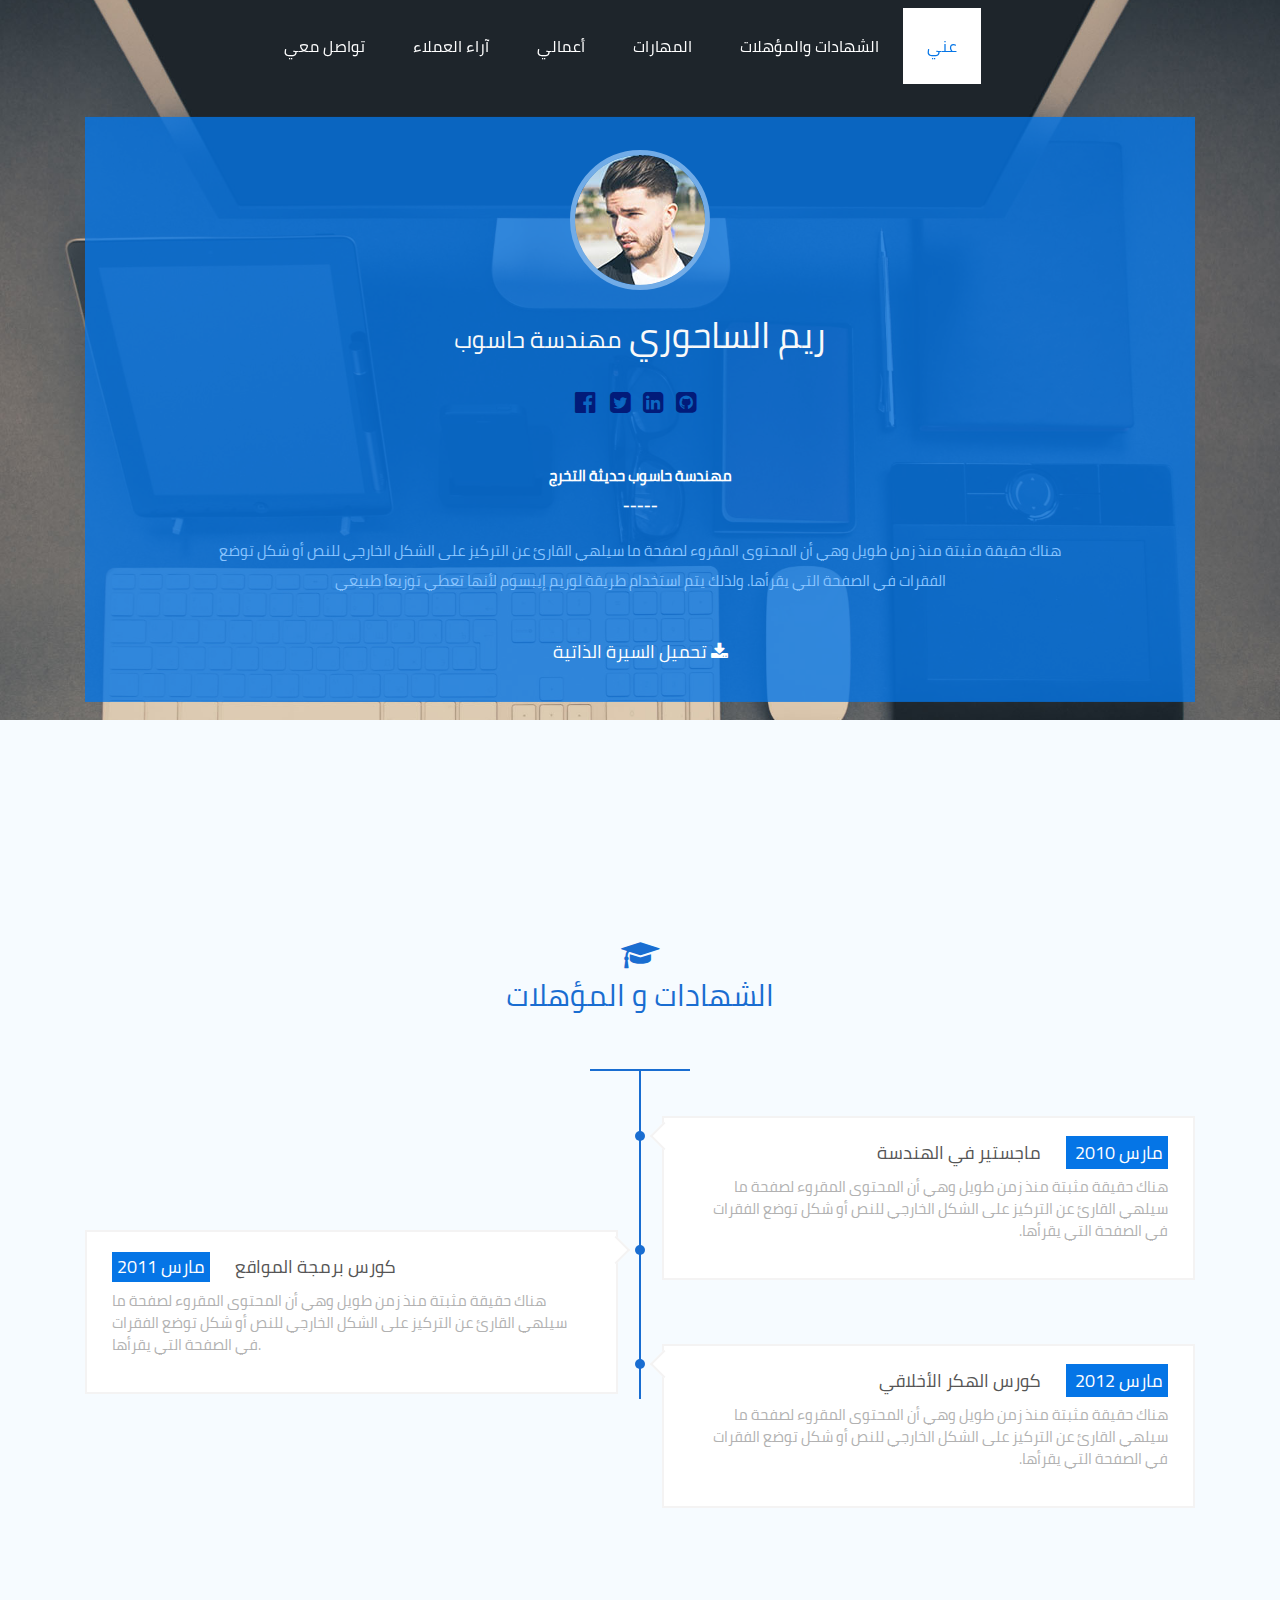
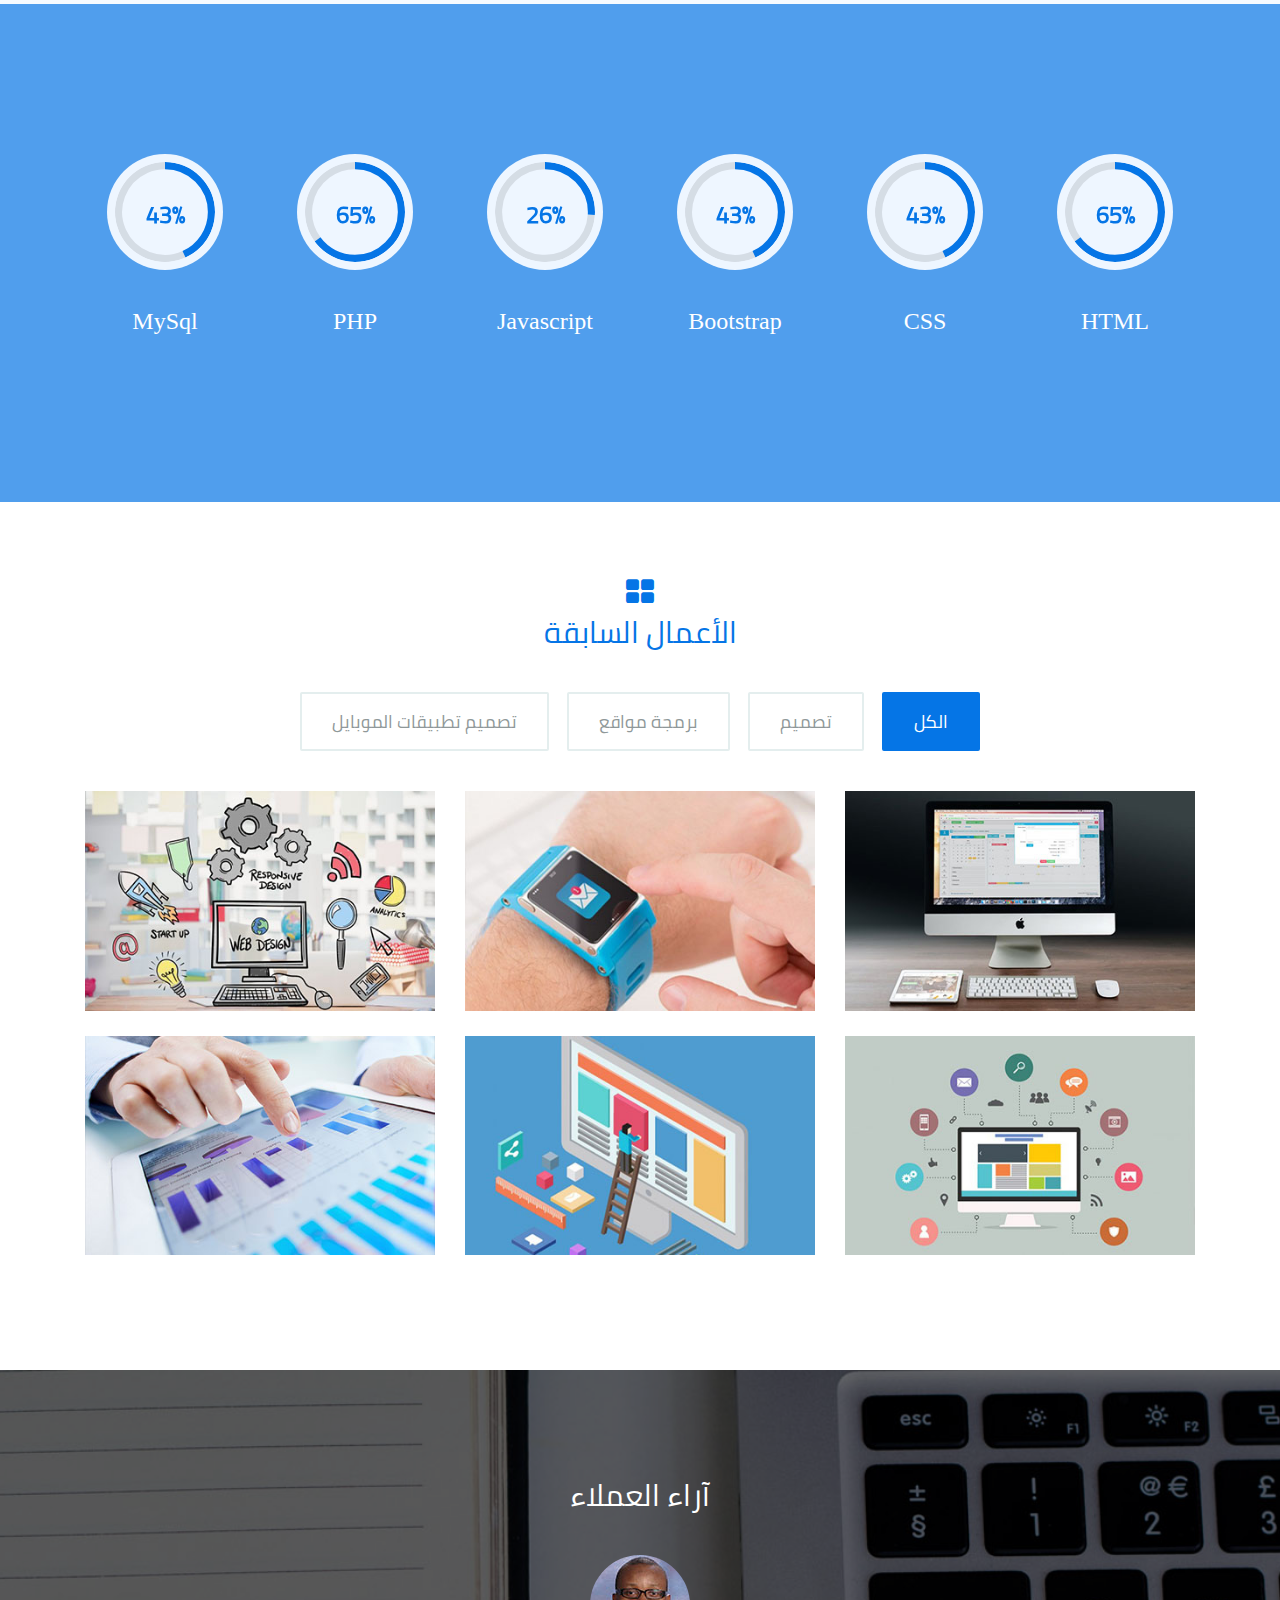
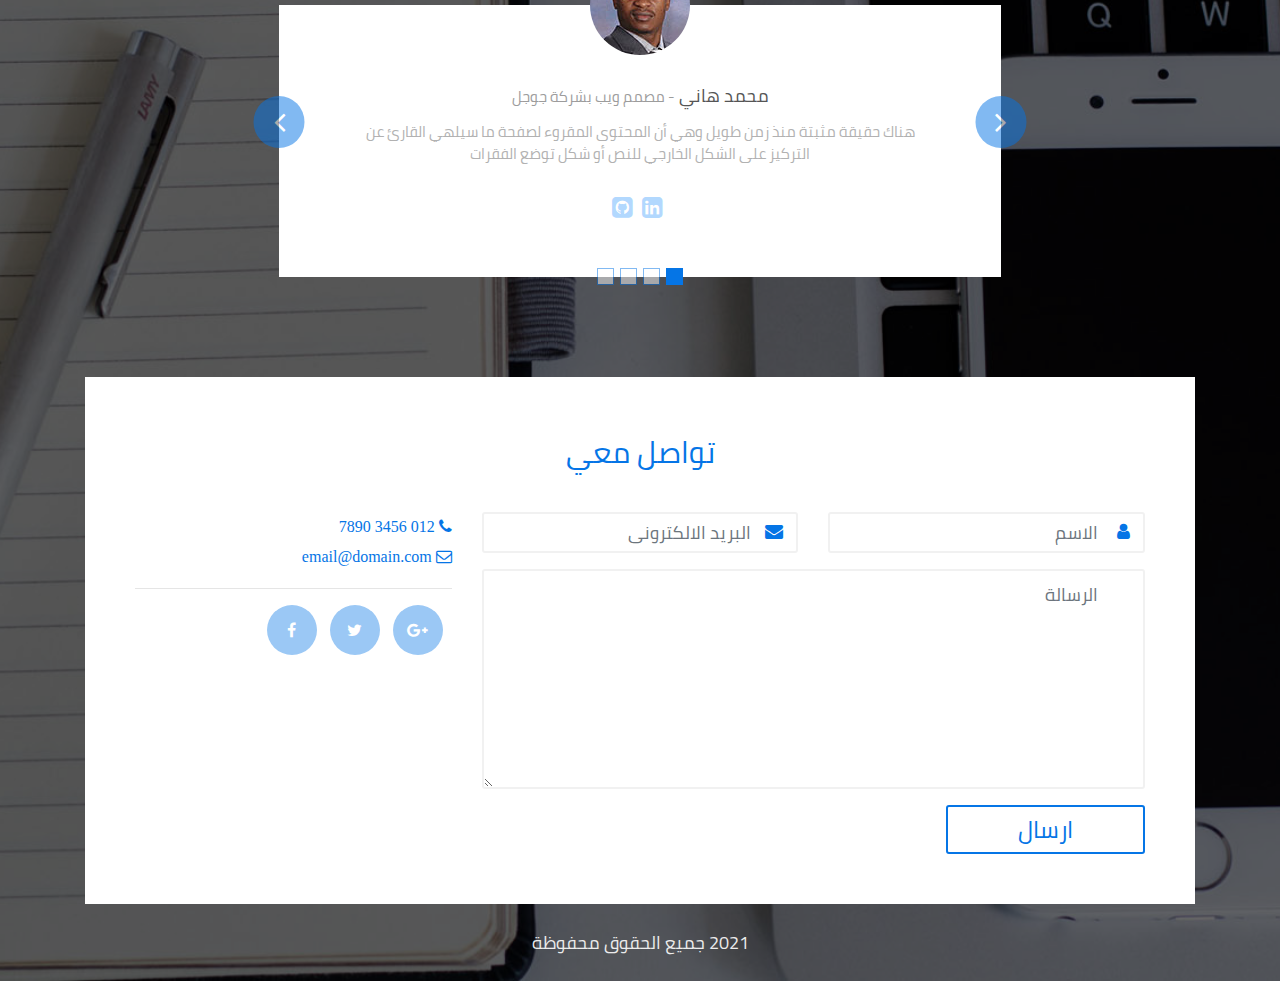
<file: portfolio/index.html>
<!DOCTYPE html>
<html>

<head>
    <meta charset="utf-8">
    <title>صفحة هبوط شخصية</title>
    <meta name="description" content="هذه هي صفحة هبوط شخصية" />
    <meta name="viewport" content="width=device-width, initial-scale=1">
    <link rel="stylesheet" href="asset/bootstrap/css/bootstrap.min.css" />
    <link rel="stylesheet" href="asset/font-awesome/css/font-awesome.min.css" />
    <link rel="stylesheet" href="css/style.css" />
</head>

<body data-spy="scroll" data-target=".navbar"  data-offset="100">

    <nav class="navbar navbar-expand-md fixed-top" id="navBar">

        <div class="container">
            <button class="navbar-toggler" type="button" data-toggle="collapse"
                data-target="#navbarSupportedContent" aria-controls="navbarSupportedContent" aria-expanded="false"
                aria-label="Toggle navigation">
                <span class="navbar-toggler-icon">
                    <i class="fa fa-bars" aria-hidden="true"></i>
                </span>
            </button>

            <div class="collapse navbar-collapse" id="navbarSupportedContent">
                <ul class="navbar-nav mr-auto ml-auto">
                    <li class="nav-item active">
                        <a class="nav-link scroll" href="#header">
                            عني
                        </a>
                    </li>
                    <li class="nav-item">
                        <a class="nav-link scroll" href="#licence">
                            الشهادات والمؤهلات
                        </a>
                    </li>
                    <li class="nav-item">
                        <a class="nav-link scroll" href="#statistics">
                            المهارات
                        </a>
                    </li>
                    <li class="nav-item">
                        <a class="nav-link scroll" href="#gallery">
                            أعمالي
                        </a>
                    </li>
                    <li class="nav-item">
                        <a class="nav-link scroll" href="#testimonials">
                            آراء العملاء
                        </a>
                    </li>
                    <li class="nav-item">
                        <a class="nav-link scroll" href="#contact-info">
                            تواصل معي
                        </a>
                    </li>
                </ul>
            </div>
        </div>
    </nav>

    <header id="header">
        <div class="container">
            <div class="MainCard text-center">
                <img class="rounded-circle" src="images/profile.jpg" alt="personal-img" />
                <h1>
               ريم الساحوري
                    <span>
                
                 مهندسة حاسوب
                    </span>
                </h1>
                <ul class="list-inline">
                    <li class="list-inline-item">
                        <a href="">
                            <i class="fa fa-github-square" aria-hidden="true"></i>
                        </a>
                    </li>
                    <li class="list-inline-item">
                        <a href="">
                            <i class="fa fa-linkedin-square" aria-hidden="true"></i>
                        </a>
                    </li>
                    <li class="list-inline-item">
                        <a href="">
                            <i class="fa fa-twitter-square" aria-hidden="true"></i>
                        </a>
                    </li>
                    <li class="list-inline-item">
                        <a href="">
                            <i class="fa fa-facebook-official" aria-hidden="true"></i>
                        </a>
                    </li>
                </ul>
                <h2>
                 مهندسة حاسوب حديثة التخرج
                    <br />
                    -----
                </h2>
                <p>
                    هناك حقيقة مثبتة منذ زمن طويل وهي أن المحتوى المقروء لصفحة ما سيلهي القارئ عن التركيز على الشكل
                    الخارجي للنص أو شكل توضع الفقرات في الصفحة التي يقرأها. ولذلك يتم استخدام
                    طريقة لوريم إيبسوم لأنها تعطي توزيعاَ طبيعي
                </p>
                <a href="files/cv.pdf" download="السيرة الذاتية">
                    <i class="fa fa-download" aria-hidden="true"></i>
                    تحميل السيرة الذاتية
                </a>
            </div>
        </div>
    </header>

    <section class="licence" id="licence">
        <div class="title text-center">
            <h2>
                <i class="fa fa-graduation-cap" aria-hidden="true"></i>
                الشهادات و المؤهلات
            </h2>
        </div>
        <div class="container">
            <ul class="timeline list-unstyled">
                <li>
                    <div class="time-box">
                        <h4>
                            <span class="date">
                                مارس 2010
                            </span>
                            ماجستير في الهندسة
                        </h4>
                        <p>
                            هناك حقيقة مثبتة منذ زمن طويل وهي أن المحتوى المقروء لصفحة ما سيلهي القارئ عن التركيز على
                            الشكل الخارجي للنص أو شكل توضع الفقرات في الصفحة التي يقرأها.
                        </p>
                    </div>
                </li>
                <li>
                    <div class="time-box">
                        <h4>
                            <span class="date">
                                مارس 2011
                            </span>
                            كورس برمجة المواقع
                        </h4>
                        <p>
                            هناك حقيقة مثبتة منذ زمن طويل وهي أن المحتوى المقروء لصفحة ما سيلهي القارئ عن التركيز على
                            الشكل الخارجي للنص أو شكل توضع الفقرات في الصفحة التي يقرأها.
                        </p>
                    </div>
                </li>
                <li>
                    <div class="time-box">
                        <h4>
                            <span class="date">
                                مارس 2012
                            </span>
                            كورس الهكر الأخلاقي
                        </h4>
                        <p>
                            هناك حقيقة مثبتة منذ زمن طويل وهي أن المحتوى المقروء لصفحة ما سيلهي القارئ عن التركيز على
                            الشكل الخارجي للنص أو شكل توضع الفقرات في الصفحة التي يقرأها.
                        </p>
                    </div>
                </li>
             
            </ul>
        </div>
    </section>

        <section class="statistics" id="statistics">
            <div class="overlay">
                <div class="container">
                    <div class="row">
                        <div class="col-lg col-md-4 col-sm-6">
                            <div class="stat text-center">
                                <div class="circle" data-value="0.75">
                                <span></span>
                            </div>
                            <p>
                                HTML
                            </p>
                        </div>
                    </div>
                    <div class="col-lg col-md-4 col-sm-6">
                        <div class="stat text-center">
                            <div class="circle" data-value="0.5">
                                <span></span>
                            </div>
                            <p>
                                CSS
                            </p>
                        </div>
                    </div>
                    <div class="col-lg col-md-4 col-sm-6">
                        <div class="stat text-center">
                            <div class="circle" data-value="0.5">
                                <span></span>
                            </div>
                            <p>
                                Bootstrap
                            </p>
                        </div>
                    </div>

                    <div class="col-lg col-md-4 col-sm-6">
                        <div class="stat text-center">
                            <div class="circle" data-value="0.3">
                                <span></span>
                            </div>
                            <p>
                                Javascript
                            </p>
                        </div>
                    </div>

                    <div class="col-lg col-md-4 col-sm-6">
                        <div class="stat text-center">
                            <div class="circle" data-value="0.75">
                                <span></span>
                            </div>
                            <p>
                                PHP
                            </p>
                        </div>
                    </div>

                    <div class="col-lg col-md-4 col-sm-6">
                        <div class="stat text-center">
                            <div class="circle" data-value="0.5">
                                <span></span>
                            </div>
                            <p>
                                MySql
                            </p>
                        </div>
                    </div>
                </div>
                </div>
            </div>
        </section>

        <section class="gallery" id="gallery">
            <div class="title text-center">
            <h2>
                <i class="fa fa-th-large" aria-hidden="true"></i>
                الأعمال السابقة
            </h2>
        </div>
        <div class="container">
            <div class="work-gallery text-center">
                <input id="item-type-all" name="radio-set-1" type="radio" class="item-type-all" checked="checked" />
                <label for="item-type-all" class="label-type-all">الكل</label>

                <input id="item-type-1" name="radio-set-1" type="radio" class="item-type-1" />
                <label for="item-type-1" class="label-type-1">تصميم</label>

                <input id="item-type-2" name="radio-set-1" type="radio" class="item-type-2" />
                <label for="item-type-2" class="label-type-2">برمجة مواقع</label>

                <input id="item-type-3" name="radio-set-1" type="radio" class="item-type-3" />
                <label for="item-type-3" class="label-type-3">تصميم تطبيقات الموبايل</label>
                <div class="clear-fix"></div>

                <div class="row items">
                    <div class="col-md-4 col-sm-6 item item-type-1">
                        <img src="images/gallery/1.jpg" alt="gallery img" class="img-fluid" />
        
                    </div>
                    <div class="col-md-4 col-sm-6 item item-type-3">
                        <img src="images/gallery/2.jpg" alt="gallery img" class="img-fluid" />

                    </div>
                    <div class="col-md-4 col-sm-6 item item-type-2">
                        <img src="images/gallery/3.jpg" alt="gallery img" class="img-fluid" />

                    </div>
                    <div class="col-md-4 col-sm-6 item item-type-2">
                        <img src="images/gallery/4.jpg" alt="gallery img" class="img-fluid" />

                    </div>
                    <div class="col-md-4 col-sm-6 item item-type-1">
                        <img src="images/gallery/5.jpg" alt="gallery img" class="img-fluid" />

                    </div>
                    <div class="col-md-4 col-sm-6 item item-type-3">
                        <img src="images/gallery/6.jpg" alt="gallery img" class="img-fluid" />

                    </div>
                </div>
            </div>
        </div>
    </section>

    <section class="contacts" id="contacts">
        <div class="overlay">
            <div class="container">
                <div class="testimonials" id="testimonials">
                    <div class="title text-center">
                        <h3>
                            آراء العملاء
                        </h3>
                    </div>
                    <div class="slider">
                        <div id="testimonials-slider" class="carousel slide" data-ride="carousel">
                            <ol class="carousel-indicators">
                                <li data-target="#testimonials-slider" data-slide-to="0" class="active"></li>
                                <li data-target="#testimonials-slider" data-slide-to="1"></li>
                                <li data-target="#testimonials-slider" data-slide-to="2"></li>
                                <li data-target="#testimonials-slider" data-slide-to="3"></li>
                            </ol>
                            <div class="carousel-inner">
                                <div class="carousel-item active">
                                    <div class="carousel-caption">
                                        <img class="d-block rounded-circle" alt="person" src="images/slider/1.jpg">
                                        <h3>
                                            محمد هاني
                                            <span>
                                                -
                                                مصمم ويب بشركة جوجل
                                            </span>
                                        </h3>
                                        <p>
                                            هناك حقيقة مثبتة منذ زمن طويل وهي أن المحتوى المقروء لصفحة ما سيلهي القارئ
                                            عن التركيز على الشكل الخارجي للنص أو شكل توضع الفقرات
                                        </p>
                                        <ul class="list-inline">
                                            <li class="list-inline-item">
                                                <a href="">
                                                    <i class="fa fa-linkedin-square" aria-hidden="true"></i>
                                                </a>
                                            </li>
                                            <li class="list-inline-item">
                                                <a href="">
                                                    <i class="fa fa-github-square" aria-hidden="true"></i>
                                                </a>
                                            </li>
                                        </ul>
                                    </div>
                                </div>
                                <div class="carousel-item">

                                    <div class="carousel-caption">
                                        <img class="d-block rounded-circle" alt="person" src="images/slider/2.jpg">
                                        <h3>
                                            نهي احمد
                                            <span>
                                                &#95;
                                                مصمم ويب بشركة جوجل
                                            </span>
                                        </h3>
                                        <p>
                                            هناك حقيقة مثبتة منذ زمن طويل وهي أن المحتوى المقروء لصفحة ما سيلهي القارئ
                                            عن التركيز على الشكل الخارجي للنص أو شكل توضع الفقرات
                                        </p>
                                        <ul class="list-inline">
                                            <li class="list-inline-item">
                                                <a href="">
                                                    <i class="fa fa-linkedin-square" aria-hidden="true"></i>
                                                </a>
                                            </li>
                                            <li class="list-inline-item">
                                                <a href="">
                                                    <i class="fa fa-twitter-square" aria-hidden="true"></i>
                                                </a>
                                            </li>
                                        </ul>
                                    </div>
                                </div>
                                <div class="carousel-item">

                                    <div class="carousel-caption">
                                        <img class="d-block rounded-circle" alt="person" src="images/slider/3.jpg">
                                        <h3>
                                            جورج يوسف
                                            <span>
                                                &#95;
                                                مصمم ويب بشركة جوجل
                                            </span>
                                        </h3>
                                        <p>
                                            هناك حقيقة مثبتة منذ زمن طويل وهي أن المحتوى المقروء لصفحة ما سيلهي القارئ
                                            عن التركيز على الشكل الخارجي للنص أو شكل توضع الفقرات
                                        </p>
                                        <ul class="list-inline">
                                            <li class="list-inline-item">
                                                <a href="">
                                                    <i class="fa fa-github-square" aria-hidden="true"></i>
                                                </a>
                                            </li>
                                            <li class="list-inline-item">
                                                <a href="">
                                                    <i class="fa fa-linkedin-square" aria-hidden="true"></i>
                                                </a>
                                            </li>
                                            <li class="list-inline-item">
                                                <a href="">
                                                    <i class="fa fa-twitter-square" aria-hidden="true"></i>
                                                </a>
                                            </li>
                                        </ul>
                                    </div>
                                </div>
                                <div class="carousel-item">

                                    <div class="carousel-caption">
                                        <img class="d-block rounded-circle" alt="person" src="images/slider/4.jpg">
                                        <h3>
                                            لارا محسن
                                            <span>
                                                &#95;
                                                مصمم ويب بشركة جوجل
                                            </span>
                                        </h3>
                                        <p>
                                            هناك حقيقة مثبتة منذ زمن طويل وهي أن المحتوى المقروء لصفحة ما سيلهي القارئ
                                            عن التركيز على الشكل الخارجي للنص أو شكل توضع الفقرات
                                        </p>
                                        <ul class="list-inline">
                                            <li class="list-inline-item">
                                                <a href="">
                                                    <i class="fa fa-github-square" aria-hidden="true"></i>
                                                </a>
                                            </li>
                                            <li class="list-inline-item">
                                                <a href="">
                                                    <i class="fa fa-linkedin-square" aria-hidden="true"></i>
                                                </a>
                                            </li>
                                            <li class="list-inline-item">
                                                <a href="">
                                                    <i class="fa fa-facebook-official" aria-hidden="true"></i>
                                                </a>
                                            </li>
                                        </ul>
                                    </div>
                                </div>
                            </div>
                            <a class="carousel-control-prev" href="#testimonials-slider" role="button"
                                data-slide="prev">
                                <i class="fa fa-angle-left fa-2x" aria-hidden="true"></i>
                            </a>
                            <a class="carousel-control-next" href="#testimonials-slider" role="button"
                                data-slide="next">
                                <i class="fa fa-angle-right fa-2x" aria-hidden="true"></i>
                            </a>
                        </div>
                    </div>
                </div>
                <div class="contact-info" id="contact-info">
                    <div class="title text-center">
                        <h3>
                            تواصل معي
                        </h3>
                    </div>
                    <div class="row">
                        <div class="col-md-8">
                            <div class="form">
                                <form class="cmxform row" id="commentForm">
                                    <div class="form-group col-sm-6">
                                        <input type="text" id="cname" name="name" minlength="2" class="form-control"
                                            placeholder="الاسم" required>
                                    </div>
                                    <div class="form-group col-sm-6">
                                        <input type="email" id="cemail" name="email" class="form-control"
                                            placeholder="البريد الالكترونى" required>
                                    </div>
                                    <div class="form-group col-sm-12">
                                        <textarea class="form-control" id="ccomment" name="comment"
                                            placeholder="الرسالة" required></textarea>
                                    </div>
                                    <button type="submit" name="submit" class="submit Form-Submit" value="Submit">
                                        ارسال
                                    </button>
                                </form>
                            </div>
                        </div>
                        <div class="col-md-4">
                            <ul class="contact-us list-unstyled">
                                <li>
                                    <i class="fa fa-phone" aria-hidden="true"></i>
                                    012 3456 7890
                                </li>
                                <li>
                                    <i class="fa fa-envelope-o" aria-hidden="true"></i>
                                    email@domain.com
                                </li>
                            </ul>
                            <hr />
                            <ul class="social list-inline">
                                <li class="list-inline-item">
                                    <a href="" class="google">
                                        <i class="fa fa-google-plus" aria-hidden="true"></i>
                                    </a>
                                </li>
                                <li class="list-inline-item">
                                    <a href="" class="twitter">
                                        <i class="fa fa-twitter" aria-hidden="true"></i>
                                    </a>
                                </li>
                                <li class="list-inline-item">
                                    <a href="" class="facebook">
                                        <i class="fa fa-facebook" aria-hidden="true"></i>
                                    </a>
                                </li>
                            </ul>
                        </div>
                    </div>
                </div>
                <div class="copyright text-center">
                    <p>
                      2021  جميع الحقوق محفوظة
                    </p>
                </div>
            </div>
            </div>
        </section>
        <script src="asset/JavaScript/jquery-3.1.1.min.js"></script>
        <script src="asset/bootstrap/js/bootstrap.min.js"></script>
    <script src="asset/circle-progress/circle-progress.min.js"></script>
    <script src="asset/jquery.validate/jquery.validate.min.js"></script>
    <script src="asset/jquery.validate/messages_ar.js"></script>
    <script src="js/js.js"></script>
</body>

</html>
</file>
<file: agency/css/style.css>
@font-face {
    font-family: ar-font;
    src: url(../fonts/JFFlatregular.ttf);
}

body {
    direction: rtl;
    font-family: ar-font;
    overflow-x: hidden;
}
nav.navbar {
    -webkit-transition: all 1s ease;
    transition: all 1s ease;
    border-bottom: 1px solid transparent;
    z-index: 20;
    text-align: right;
}

nav.navbar button.navbar-toggler {
    margin: 30px auto;
    
    transition: all 1s ease;
}

nav.navbar button.navbar-toggler span {
    color: #ffffff;
}

nav.navbar .navbar-brand img {
    width: 80%;
    -webkit-transition: all 1s ease;
    transition: all 1s ease;
}

nav.navbar ul.navbar-nav {
    padding-right: 0;
}

nav.navbar ul.navbar-nav li a.nav-link {
    color: #ffffff;
    font-size: 16px;
    line-height: 40px;
    padding-right: 1.5rem;
    padding-left: 1.5rem;
    -webkit-transition: all 0.5s ease;
    transition: all 0.5s ease;
}

nav.navbar ul.navbar-nav li a.nav-link:hover, nav.navbar ul.navbar-nav li a.nav-link.active {
    color: #16aeca;
    background-color: #ffffff;
}

nav.navbar.noTransparrent {
    background-color: #ffffff;
    border-bottom: 1px solid #eee;
}

nav.navbar.noTransparrent button.navbar-toggler {
    margin: 30px auto;
}

nav.navbar.noTransparrent button.navbar-toggler span {
    color: #16aeca;
}

nav.navbar.noTransparrent .navbar-brand img {
    width: 80%;
}

nav.navbar.noTransparrent ul.navbar-nav li a.nav-link {
    color: #16aeca;
}

nav.navbar.noTransparrent ul.navbar-nav li a.nav-link:hover, nav.navbar.noTransparrent ul.navbar-nav li a.nav-link.active {
    color: #dae413;
    background-color: #16aeca;
}


header {
    background-image: url(../images/bg.jpg);
    background-position: center center;
    background-size: cover;
    min-height: 100vh;
}

header .overlay {
    background: rgba(41, 153, 155, 0.8);
    background: linear-gradient(to right, rgba(41, 153, 155, 0.8) 0%, rgba(167, 173, 44, 0.8) 100%);
    background: -webkit-linear-gradient(left, rgba(41, 153, 155, 0.8) 0%, rgba(167, 173, 44, 0.8) 100%);
    filter: progid:DXImageTransform.Microsoft.gradient( startColorstr='#29999b', endColorstr='#a7ad2c', GradientType=1);
}

header .overlay .slider .carousel-inner .carousel-item {
    min-height: 100vh;
    opacity: 0;
    transition: opacity 0.5s ease-in-out;
}

header .overlay .slider .carousel-inner .carousel-item .carousel-caption {
    bottom: 30%;
    opacity: 0;
    transition: opacity 0.5s ease-in-out;
}

header .overlay .slider .carousel-inner .carousel-item .carousel-caption h3 {
    font-size: 40px;
    line-height: 60px;
    transform: translateY(-50px);
    transition: all 1s ease;
}

header .overlay .slider .carousel-inner .carousel-item .carousel-caption a {
    font-size: 18px;
    line-height: 50px;
    background-color: #16aeca;
    color: #ffffff;
    border-radius: 30px;
    padding: 0px 2rem;
    margin-top: 30px;
    display: inline-block;
    transform: translateY(50px);
    transition: all 1s ease;
}

header .overlay .slider .carousel-inner .carousel-item .carousel-caption a:hover {
    text-decoration: none;
    background-color: #dae413;
    color: #555555;
}

header .overlay .slider .carousel-inner .carousel-item.active {
    opacity: 1;
}

header .overlay .slider .carousel-inner .carousel-item.active .carousel-caption {
    opacity: 1;
}

header .overlay .slider .carousel-inner .carousel-item.active .carousel-caption h3, header .overlay .slider .carousel-inner .carousel-item.active .carousel-caption a {
    transform: translateY(0px);
}

header .overlay .slider .carousel-control-prev, header .overlay .slider .carousel-control-next {
    top: auto;
    bottom: 45%;
    width: auto;
}

header .overlay .slider .carousel-control-prev i, header .overlay .slider .carousel-control-next i {
    padding: 30px 20px;
    border: 2px solid #ffffff;
    border-radius: 2px;
}

header .overlay .slider .carousel-control-prev {
    left: 20px;
}

header .overlay .slider .carousel-control-next {
    right: 20px;
}

section.services {
    padding: 80px 0;
}

section.services .title h2 {
    font-size: 40px;
    line-height: 60px;
}

section.services .title {
    margin-bottom: 50px;
}

section.services .card {
    background-color: #ffffff;
    width: 100%;
    height: 250px;
    margin-bottom: 20px;
    transition: all 1s ease;
}

section.services .card:hover {
    height: 350px;
}

section.services .card img {
    width: 140px;
    margin: 40px auto 0;
}

section.services .card .card-block h4 {
    font-size: 24px;
    color: #070c0c;
    line-height: 35px;
}

section.services .card .card-block p {
    font-size: 15px;
    line-height: 20px;
    color: #919191;
    opacity: 0;
    transition: all 1s ease;
}

section.services .card:hover .card-block p {
    opacity: 1;
}

section.gallery .title h2 {
    font-size: 40px;
    line-height: 60px;
}

section.gallery .title {
    margin-bottom: 50px;
}

section.gallery .work-gallery a {
    position: relative;
    display: inline-block;
    cursor: pointer; 
    width: 100%;
}
section.gallery .work-gallery a img{
    width: 100%;
}

section.gallery .work-gallery a .hover {
    background-color: rgba(22, 174, 202, 0.9);
    position: absolute;
    top: 5%;
    left: 5%;
    width: 90%;
    height: 90%;
    color: #fff;
    opacity: 0;
    z-index: 9;
    transition: all .5s ease;
}

section.gallery .work-gallery a:hover .hover {
    opacity: 1;
}

section.gallery .work-gallery a .hover i {
    position: absolute;
    top: 50%;
    left: 50%;
    transform: translate(-50%, -50%);
    font-size: 2em;
}

section.gallery .work-gallery .overlay-gallery {
    background: rgba(0, 0, 0, 0.9);
    position: fixed;
    right: 0px;
    top: 0px;
    width: 102%;
    height: 100vh;
    z-index: 30;
    overflow: hidden;
    padding: 5% 10%;
    opacity: 0;
    transition: all 1s ease;
    margin-top: -100vh;
    text-align: right;
}

section.gallery .work-gallery .overlay-gallery:target {
    opacity: 1;
    margin-top: 0;
}

section.gallery .work-gallery .overlay-gallery img {
    width: 100%;
}

section.gallery .work-gallery .overlay-gallery .gallery-text h3 {
    font-size: 36px;
    line-height: 52px;
    color: #16aeca;
    margin-bottom: 30px;
}

section.gallery .work-gallery .overlay-gallery .gallery-text ul {
    padding-bottom: 20px;
    margin-bottom: 20px;
    border-bottom: 1px solid #efefef;
    padding-right: 0;
}

section.gallery .work-gallery .overlay-gallery .gallery-text ul li a {
    color: #555555;
}

section.gallery .work-gallery .overlay-gallery .gallery-text p {
    font-size: 24px;
    line-height: 33px;
    margin-bottom: 50px;
    color: #919191;
}

section.gallery .work-gallery .overlay-gallery .gallery-text a.visit {
    font-size: 20px;
    line-height: 50px;
    border-radius: 25px;
    padding: 0px 30px;
    background-color: #16aeca;
    color: #ffffff;
    width: auto;
}

section.gallery .work-gallery .overlay-gallery .gallery-text {
    margin-top: 40px;
}

section.gallery .work-gallery .overlay-gallery a.close {
    color: #16aeca;
    position: absolute;
    top: 4%;
    left: 10%;
    font-size: 30px;
    font-weight: bold;
    width: auto;
}

section.statistics {
    background-image: url(../images/bg2.jpg);
    background-position: center center;
    background-size: cover;
    background-attachment: fixed;
}

section.statistics .overlay {
    background-color: rgba(22, 174, 202, 0.8);
    padding: 100px 0;
}

section.statistics .overlay .stat p {
    font-size: 18px;
    color: #85ecff;
    line-height: 22px;
}

section.statistics .overlay .stat .count {
    font-size: 40px;
    line-height: 60px;
    font-weight: bold;
    color: #ddfaff;
}

section.contacts {
    background-color: #ffffff;
    padding-top: 100px;
    text-align: right;
}

section.contacts .info h3 {
    font-size: 24px;
    line-height: 50px;
    color: #181c1c;
    font-weight: bold;
}

section.contacts .info ul li {
    font-size: 18px;
    line-height: 25px;
    color: #16aeca;
    margin-bottom: 15px;
}

section.contacts .info ul {
    padding: 0;
}

section.contacts .info ul li i {
    margin-left: 6px;
}

section.contacts .form h3 {
    font-size: 24px;
    line-height: 50px;
    color: #181c1c;
    font-weight: bold;
    margin: 50px auto 20px;
}

section.contacts .form form input, section.contacts .form form textarea {
    background-color: #f7f7f7;
    border: 2px solid #eee;
    border-radius: 3px;
    color: #5c5c5c;
    font-family: ar-font;
    font-size: 15px;
    line-height: 25px;
}

section.contacts .form form button {
    background-color: #16aeca;
    font-family: ar-font;
    font-size: 15px;
    color: #ffffff;
    line-height: 25px;
    padding: 10px 25px;
    border-radius: 3px;
    border: 0;
    margin-right: 15px;
}

section.contacts .cmxform {
    width: 60%;
    margin: 0 auto 50px;
}

section.contacts .form form .error {
    color: red;
}

footer .top-footer {
    background-color: #171717;
    padding: 75px 0;
    text-align: right;
}

footer .top-footer h3 {
    font-size: 18px;
    line-height: 45px;
    color: #85ecff;
    margin-bottom: 30px;
    position: relative;
}

footer .top-footer h3:before {
    content: "";
    position: absolute;
    right: 0;
    bottom: 0;
    width: 35px;
    height: 2px;
    background-color: #5c5c5c;
}

footer .top-footer p {
    font-size: 15px;
    line-height: 22px;
    color: #919191;
    margin-bottom: 50px;
}

footer .top-footer ul {
    padding: 0;
}

footer .top-footer ul.social li a i {
    width: 35px;
    height: 35px;
    text-align: center;
    line-height: 35px;
    border-radius: 2px;
    background-color: #333333;
    color: #acacac;
    transition: all .5s ease;
}

footer .top-footer ul.social li {
    margin-right: 5px;
}

footer .top-footer ul.social li a:hover i {
    background-color: #16aeca;
}

footer .top-footer ul.contact-us li {
    margin-bottom: 35px;
    font-size: 18px;
    color: #676767;
}

footer .top-footer ul.contact-us li:last-of-type {
    margin-bottom: 0px;
}

footer .top-footer ul.contact-us li i {
    width: 35px;
    height: 35px;
    text-align: center;
    line-height: 35px;
    border-radius: 2px;
    background-color: #282828;
    color: #acacac;
    margin-left: 20px;
}

footer .copyright {
    background-color: #111111;
}

footer .copyright p {
    font-size: 15px;
    line-height: 78px;
    color: #919191;
    margin-bottom: 0;
}

@media (max-width: 980px) {
    nav.navbar ul.navbar-nav li a.nav-link {
        padding-right: 0.5rem;
        padding-left: 0.5rem;
    }

    header .overlay .slider .carousel-inner .carousel-item .carousel-caption h3 {
		font-size: 30px;
	}
	
	header .overlay .slider .carousel-inner .carousel-item .carousel-caption {
		bottom: 25%;
    }
    
    section.services .card {
		height: 290px;
	}
}

@media (max-width: 767px) {
    .navbar {    
		padding: .5rem 0rem;
    }
    nav.navbar .container {
        width: 100%; 
        max-width: 100%;
        flex-direction: row-reverse;
    }
    .navbar .navbar-toggler{
        outline: none;
        margin: 0 !important;
    }
    .navbar .navbar-toggler span{
        display: flex;
        justify-content: center;
        align-items: center;
    }
    nav.navbar .navbar-brand img {
		width: 80%; 
    }
    
    nav.navbar .navbar-collapse {
		background-color: #16aeca; 
    }
    nav.navbar.noTransparrent .navbar-collapse {
		background-color: #ffffff; 
    }
    
    section.gallery .work-gallery .overlay-gallery .gallery-text h3 {
        font-size: 18px;
        line-height: 36px;
        margin-bottom: 10px;
    }

    section.gallery .work-gallery .overlay-gallery .gallery-text p {
        font-size: 14px;
        line-height: 28px;
        margin-bottom: 30px;
    }

    section.gallery .work-gallery .overlay-gallery .gallery-text a.visit {
        font-size: 14px;
        line-height: 40px;
    }

    section.contacts .cmxform {
        width: 100%;
    }
}

@media (max-width: 575px) {
    header .overlay .slider .carousel-inner .carousel-item .carousel-caption {
		left: 2%;
        right: 2%; 
    }
    
    header .overlay .slider .carousel-control-prev,
	header .overlay .slider .carousel-control-next {
		display: none; 
    }
    
    .work-gallery .col-md > .col-sm > a {    
		display: block !important;
	}
	
	.work-gallery .col-md > .col-sm > a img {   
	width: 100%;
    }
    
    section.gallery .work-gallery .overlay-gallery img {    
		width: 50%;
	}
}
</file>
<file: coming soon/css/style.css>
@font-face {
    font-family: ar-font;
    src: url(../fonts/Cairo-SemiBold.ttf);
  }
  
  body {
    direction: rtl;
    font-family: ar-font;
  }
  
  header {
    background-image: url(../images/header-bg.jpg);
    background-size: cover;
    background-position: center center;
  }
  
  header .brand {
    width: auto;
    display: inline-block;
    padding: 20px 10px;
    margin: 50px auto;
    border-bottom: 5px solid #454545;
  }
  
  header .page-heading h1 {
    font-size: 60px;
    font-weight: bold;
    line-height: 75px;
    color: #fff;
  }
  
  header .page-heading p {
    width: 40%;
    margin: 0 auto;
    font-size: 18px;
    line-height: 25px;
    color: #acacac;
  }
  
  header .counter {
    width: 60%;
    margin: 60px auto;
    padding: 30px;
  }
  
  header .counter .is-countdown .countdown-section {
    display: inline-block;
    margin: 0 20px;
  }
  
  header .counter .is-countdown .countdown-section .countdown-amount {
    display: block;
    font-size: 60px;
    font-weight: bold;
    color: #ffce00;
  }
  
  header .counter .is-countdown .countdown-section .countdown-period {
    display: block;
    font-size: 30px;
    font-weight: bold;
    color: #ffffff;
  }
  
  header .send-notification p {
    font-size: 18px;
    color: #fff;
  }
  
  header .send-notification .input-group {
    width: 30%;
    margin: 0 auto;
    -webkit-transform: translateY(30%);
    -ms-transform: translateY(30%);
    transform: translateY(30%);
  }
  
  header .send-notification .input-group input {
    border-radius: 0;
    font-size: 18px;
    font-family: ar-font;
    color: #e6e6e6;
    border-width: 2px;
    border-color: #e6e6e6;
    height: auto;
  }
  
  header .send-notification .input-group input:hover, header .send-notification .input-group input:focus {
    box-shadow: 0 0 0;
    border-color: #e6e6e6;
  }
  
  header .send-notification .input-group button {
    border-radius: 0;
    background-color: #ffce00;
    padding: .5rem 1.5rem;
  }
  
  header .send-notification .input-group button:hover, header .send-notification .input-group button:focus {
    box-shadow: 0 0 0;
    border-color: transparent;
  }
  
  header .send-notification .input-group .alert {
    display: none;
    position: absolute;
    top: 110%;
    right: 0;
    left: 0;
  }
  
  section.features {
    padding: 100px 0;
    position: relative;
    text-align: right;
  }
  
  section.features h2 {
    margin-bottom: 50px;
    font-size: 45px;
    color: #555;
  }
  
  section.features .media {
    border: 4px solid #fafafa;
    padding: 40px 10px;
    margin-bottom: 20px;
    position: relative;
    max-height: 190px;
  }
  
  section.features .media .media-body h5 {
    font-size: 24px;
    color: #555;
  }
  
  section.features .media .media-body p {
    font-size: 15px;
    line-height: 25px;
    color: #9c9c9c;
  }
  
  section.features div[class*="col-"]:nth-child(even) {
    text-align: left;
  }
  
  footer {
    background-image: url(../images/footer-bg.jpg);
    background-size: cover;
    background-position: center center;
  }
  
  footer .top-footer .overlay {
    background-color: rgba(255, 204, 0, 0.7);
    padding: 60px 0;
  }
  
  footer .top-footer .overlay h3 {
    font-size: 30px;
    width: 80%;
    margin: 0 auto 30px;
  }
  
  footer .top-footer .overlay .input-group {
    width: 30%;
    margin: 0 auto;
    position: relative;
  }
  
  footer .top-footer .overlay .input-group input {
    border-radius: 0;
    font-size: 18px;
    font-family: ar-font;
    color: #c7c7c7;
    border-color: #fff;
    height: auto;
  }
  
  footer .top-footer .overlay .input-group input:hover, footer .top-footer .overlay .input-group input:focus {
    box-shadow: 0 0 0;
    border-color: #fff;
  }
  
  footer .top-footer .overlay .input-group button {
    border-radius: 0;
    background-color: #393939;
    padding: .5rem 1.5rem;
  }
  
  footer .top-footer .overlay .input-group button:hover, footer .top-footer .overlay .input-group button:focus {
    box-shadow: 0 0 0;
    border-color: transparent;
  }
  
  footer .top-footer .overlay .alert {
    display: none;
    position: absolute;
    top: 110%;
    right: 0;
    left: 0;
  }
  
  footer .contact .overlay {
    background-color: rgba(28, 28, 28, 0.7);
    padding: 60px 0 10px;
    color: #fff;
  }
  
  footer .contact .overlay h3 {
    font-size: 30px;
    margin: 0 auto 30px;
  }
  
  footer .contact .overlay ul {
    padding: 0;
  }
  
  footer .contact .overlay ul li {
    margin: 0 5px 10px;
  }
  
  footer .contact .overlay ul li a {
    width: 70px;
    height: 70px;
    line-height: 70px;
    display: block;
    background-color: rgba(255, 255, 255, 0.14);
    color: #fff;
    font-size: 1.2em;
    -webkit-transition: all 0.3s ease;
    transition: all 0.3s ease;
  }
  
  footer .contact .overlay ul li a.facebook:hover {
    background-color: #3b5999;
  }
  
  footer .contact .overlay ul li a.twitter:hover {
    background-color: #55acee;
  }
  
  footer .contact .overlay ul li a.linkedin:hover {
    background-color: #0077B5;
  }
  
  footer .contact .overlay ul li a.instagram:hover {
    background-color: #e4405f;
  }
  
  footer .contact .overlay hr {
    width: 25%;
    border-top: 1px solid rgba(255, 255, 255, 0.1);
    margin-top: 50px;
  }
  
  footer .contact .overlay p a {
    color: #b4b4b4;
  }
  
  footer .contact .overlay p a i {
    color: #ffce00;
    margin-left: 5px;
  }
  
  footer .contact .overlay p a:hover, footer .contact .overlay p a:focus {
    text-decoration: none;
  }
  
  @media (max-width: 768px) {
    .animate__bounceIn{
      animation-name: none !important;
    }
    .animate__fadeInUp{
      animation-name: none !important;
    }
    .animate__fadeInDown{
      animation-name: none !important;
    }
    .animate__zoomIn{
      animation-name: none !important;
    }
    header .page-heading h1 {
      font-size: 40px;
    }
    header .counter {
      width: 80%;
    }
    header .send-notification .input-group, footer .top-footer .overlay .input-group {
      width: 60%;
    }
    header .counter .is-countdown .countdown-section .countdown-amount {
      font-size: 40px;
    }
    header .counter .is-countdown .countdown-section .countdown-period {
      font-size: 20px;
    }
  }
</file>
<file: mobile/css/style.css>
@font-face {
    font-family: ar-font;
    src: url(../fonts/Cairo-Regular.ttf);
}

body {
    font-family: ar-font;
    direction: rtl;
    overflow-x: hidden;
}

section.banner {
    background-image: url(../images/bg-1.jpg);
    background-size: cover;
    background-position: center center;
    background-attachment: fixed;
    position: relative;
    z-index: 10;
    text-align: right;
}

section.banner .overlay {
    background-color: rgba(239, 71, 58, 0.8);
    z-index: -2;
    position: relative;
    padding-top: 90px;
}

section.banner .overlay .images {
    position: absolute;
    bottom: -250px;
    right: 0;
    z-index: -1;
}

section.banner .overlay .images img {
    max-width: 100%;
}

section.banner .overlay .app-icon img {
    margin-top: 120px;
    margin-bottom: 50px;
}

section.banner .overlay .banner-text h1 {
    font-size: 30px;
    color: #ffffff;
    margin-bottom: 30px;
}

section.banner .overlay .banner-text p {
    font-size: 18px;
    line-height: 32px;
    color: #ffffff;
    margin-bottom: 40px;
}

section.banner .overlay .banner-text button {
    margin: 40px 0;
    background-color: #fafafa;
    line-height: 50px;
}

section.banner .overlay .banner-text button img {
    width: 50px;
    vertical-align: sub;
}

section.banner .overlay .banner-text button i {
    font-size: 50px;
}

section.banner .overlay .banner-text button p {
    font-size: 14px;
    font-family: ar-font;
    color: #090909;
    line-height: 25px;
    display: inline-block;
}

section.banner .overlay .banner-text button p span {
    font-size: 18px;
}

section.banner .overlay .banner-text button:last-child {
    margin-right: 20px;
}

section.feature {
    background-color: #ffffff;
    padding: 80px 0;
    z-index: 20;
    position: relative;
    text-align: right;
}

section.feature .features {
    margin-top: 90px;
}

section.feature .features .media {
    margin-bottom: 70px;
}

section.feature .features .media-body h5 {
    font-size: 24px;
    color: #080808;
    margin-bottom: 12px;
}

section.feature .features .media-body p {
    font-size: 15px;
    line-height: 20px;
    color: #757474;
}

section.feature .features i {
    color: #fff;
    background-color: #ef473a;
    width: 70px;
    height: 70px;
    line-height: 70px;
    border-radius: 2px;
    text-align: center;
    display: block !important;
}

section.feature .mobile-img img {
    width: 80%;
    margin: 0 auto;
    display: block;
}

section.option {
    padding: 120px 0 0;
    background-color: #f8f8f8;
    z-index: -2;
    position: relative;
    text-align: right;
}

section.option .images {
    position: absolute;
    bottom: -150px;
    z-index: -1;
}

section.option .options {
    margin-top: 40px;
    margin-right: 40px;
}

section.option .options .media {
    margin-bottom: 60px;
}

section.option .options .media h5 {
    font-size: 24px;
    line-height: 40px;
    color: #141414;
}

section.option .options .media p {
    font-size: 15px;
    line-height: 20px;
    color: #757474;
}

section.slider {
    background-color: #ffffff;
    padding: 80px 0;
}

section.slider .title {
    margin-bottom: 60px;
}

section.slider .title h3 {
    font-size: 36px;
}

section.slider .carousel-inner {
    width: 60%;
    margin: 0 auto;
}

section.slider .carousel-indicators {
    padding: 0;
    bottom: -60px;
}

section.slider .carousel-indicators li {
    max-width: 20px;
    height: 20px;
    border: 1px solid #ef473a;
    border-radius: 50%;
}

section.slider .carousel-indicators li.active {
    background-color: #ef473a;
}

section.slider .carousel-control-next,
section.slider .carousel-control-prev {
    width: 70px;
    height: 70px;
    border: 1px solid #ef473a;
    border-radius: 50%;
    color: #ef473a;
    opacity: 1;
    margin-top: 130px;
}

section.faq {
    background-image: url("../images/bg-2.jpg");
    background-size: cover;
    background-position: center center;
    background-attachment: fixed;
    text-align: right;
}

section.faq .overlay {
    padding: 70px 0 80px;
    background-color: rgba(0, 0, 0, 0.7);
}

section.faq .overlay .title {
    margin-bottom: 60px;
}

section.faq .overlay .title h3 {
    font-size: 30px;
    color: #ffffff;
}

section.faq .overlay .card {
    background-color: rgba(255, 255, 255, 0.2);
    border: 0px;
    border-radius: 0px;
    margin-bottom: 25px;
}

section.faq .overlay .card .card-header {
    border-bottom: 0px;
    background-color: transparent;
}

section.faq .overlay .card .card-header h5 a {
    font-size: 18px;
    color: #ffffff;
    display: block;
    position: relative;
}

section.faq .overlay .card .card-block {
    font-size: 15px;
    line-height: 20px;
    color: #c9c9c9;
    padding: 0 1.25rem 1.25rem;
}

section.faq .overlay .card .card-header h5 a i {
    position: absolute;
    top: 2px;
    left: 5px;
}

section.faq .overlay .card .card-header h5 a.collapsed[aria-expanded="false"] i:before {
    content: "\f107";
}

footer {
    background-color: #232323;
    overflow: hidden;
    text-align: right;
}

footer .footer .widget .title h4 {
    font-size: 24px;
    color: #f4f8fb;
    line-height: 80px;
}

footer .footer .widget .title {
    margin-bottom: 35px;
    border-bottom: 2px solid #272727;
    position: relative;
}

footer .footer .widget .title::after {
    width: 90px;
    height: 2px;
    background-color: #ef473a;
    content: "";
    position: absolute;
    bottom: -2px;
    right: 0;
    display: inline-block;
}

footer .footer .widget .content p {
    font-size: 18px;
    line-height: 40px;
    color: #757474;
}

footer .footer .widget .content ul.social-links li a {
    width: 50px;
    height: 50px;
    display: block;
    border-radius: 50%;
    background-color: #353638;
    color: #fff;
    text-align: center;
    line-height: 50px;
}

footer .footer .widget .content ul.social-links li a:hover {
    background-color: #ef473a;
}

footer .footer .widget .content ul.social-links {
    padding: 0px;
    margin-top: 95px;
}

footer .footer .widget .content ul.social-links li {
    margin-right: 8px;
}

footer .footer .widget .content ul.twittes {
    padding: 0;
}

footer .footer .widget .content ul.twittes li {
    font-size: 15px;
    color: #757474;
    line-height: 24px;
    padding-bottom: 20px;
    margin-bottom: 20px;
    border-bottom: 2px solid #2a2929;
    position: relative;
    text-indent: 20px;
    padding-right: 5px;
}

footer .footer .widget .content ul.twittes li:last-of-type {
    margin-bottom: 0px;
    border-bottom: 0px;
}

footer .footer .widget .content ul.twittes li::before {
    content: "\f099";
    font-family: fontAwesome;
    position: absolute;
    top: 5px;
    right: -15px;
    line-height: 1em;
    color: #ef473a;
}

footer .footer .widget .content form input {
    font-size: 14px;
    color: #c6c6c6 !important;
    line-height: 25px;
    background-color: #2c2b2b;
    font-family: ar-font;
    border-radius: 0;
    border-color: transparent;
    margin-bottom: 15px;
}

footer .footer .widget .content form button {
    font-size: 14px;
    font-family: ar-font;
    color: #ffffff;
    line-height: 25px;
    background-color: #ef473a;
    border-radius: 0;
    border-color: transparent;
}

footer .copyright {
    border-top: 2px solid #262626;
}

footer .copyright p {
    font-size: 15px;
    line-height: 70px;
    color: #565656;
    text-align: center;
}

footer .footer .widget .content form .error {
    color: red;
}

@media (max-width: 990px) and (min-width: 768px) {
    section.banner .overlay .banner-text button {
        margin: 0px 0 40px;
        width: 210px;
    }

    section.banner .overlay .banner-text button:last-child {
        margin-right: 0px;
    }

    section.feature {
        padding: 90px 0 0;
    }

    section.feature .features {
        margin-top: -40px;
    }

    section.feature .features i {
        width: 50px;
        height: 50px;
        line-height: 50px;
    }

    section.banner .overlay .images img {
        width: 115%;
    }

    section.banner .overlay .images {
        bottom: -80px;
        right: -80px;
    }

    section.option .options .media {
        margin-bottom: 30px;
    }

    section.option {
        padding: 40px 0 0;
    }

    footer .footer .widget .content ul.social-links li a {
        width: 40px;
        height: 40px;
        line-height: 40px;
    }
}

@media (max-width: 767px) and (min-width: 576px) {
    section.banner .overlay .images {
        bottom: -500px;
        right: 20%;
    }

    section.banner .overlay .app-icon img {
        margin-top: 0px;
        margin-bottom: 30px;
    }

    section.banner .overlay .banner-text {
        margin-bottom: 350px;
    }

    section.banner .overlay .banner-text button {
        padding: .5rem 1rem;
        line-height: 40px;
    }

    section.banner .overlay .banner-text button img {
        width: 40px;
    }

    section.banner .overlay .banner-text button i {
        font-size: 40px;
    }

    section.option .images {
        bottom: -400px;
    }

    section.option .options {
        margin-bottom: 300px;
    }
}

@media (max-width: 575px) {
    section.banner .overlay .images {
        bottom: -500px;
        right: 5%;
        left: 5%;
    }

    section.banner .overlay .banner-text {
        margin-bottom: 350px;
        text-align: center;
    }

    section.banner .overlay .app-icon img {
        margin: 0 auto 30px;
        display: block;
    }

    section.option .images {
        bottom: -400px;
    }

    section.option .options {
        margin-bottom: 300px;
    }
}

@media (max-width: 500px) {
    section.banner .overlay .banner-text button {
        margin: 15px 0;
    }

    section.banner .overlay .banner-text button:last-child {
        margin-right: 0;
    }

    section.option .options {
        margin-right: 0;
    }
}
</file>
<file: portfolio/css/style.css>
@font-face {
    src: url(../fonts/Cairo-Regular.ttf);
    font-family: ar-font;
}

body {
    font-family: ar-font;
    direction: rtl;
}

header {
    background-image: url(../images/bg.jpg);
    background-size: cover;
    background-position: center center;
    min-height: 80vh;
}

header .MainCard {
    background-color: rgba(5, 117, 230, 0.8);
    color: #ffffff;
    transform: translateY(20%);
    padding: 3% 10%;
}

header .MainCard img {
    border: 5px solid #72ace7;
    margin-bottom: 20px;
}

header .MainCard h1 {
    font-size: 36px;
    color: #f9f9f9;
    line-height: 50px;
    margin-bottom: 20px;
}

header .MainCard h1 span {
    font-size: 24px;
}

header .MainCard ul {
    padding: 0;
    margin-bottom: 40px;
}

header .MainCard ul li {
    margin-right: 10px;
}

header .MainCard ul li a {
    color: #021b79;
    font-size: 24px;
}

header .MainCard h2 {
    font-size: 15px;
    line-height: 30px;
    font-weight: bold;
    margin-bottom: 15px;
}

header .MainCard p {
    font-size: 15px;
    line-height: 30px;
    color: #89c4ff;
    margin-bottom: 40px;
}

header .MainCard>a {
    color: #ffffff;
    font-size: 18px;
    line-height: 32px;
    margin-bottom: 40px;
}
nav.navbar{
    text-align: right;
}

nav.navbar ul.navbar-nav li a.nav-link {
    color: #ffffff;
    font-size: 16px;
    line-height: 60px;
    padding-right: 1.5rem;
    padding-left: 1.5rem;
    transition: all 0.5s ease;
}

nav.navbar ul.navbar-nav li a.nav-link:hover,
nav.navbar ul.navbar-nav li a.nav-link.active {
    color: #0575e6;
    background-color: #ffffff;
}

nav.navbar.noTransparrent ul.navbar-nav li a.nav-link {
    color: #0575e6;
}

nav.navbar.noTransparrent ul.navbar-nav li a.nav-link:hover,
nav.navbar.noTransparrent ul.navbar-nav li a.nav-link.active {
    color: #ffffff;
    background-color: #0575e6;
}

nav.navbar.noTransparrent {
    background-color: #ffffff;
    border-bottom: 1px solid #eee;
}

nav.navbar.noTransparrent button.navbar-toggler {
    margin: 30px auto;
}

nav.navbar.noTransparrent button.navbar-toggler span {
    color: #0575e6;
}

@media (max-width: 767px) {
    nav.navbar {
        min-height: 80px;
    }

    nav.navbar .container {
        width: 100%;
        position: relative;
        min-height: 40px;
    }
    nav.navbar button.navbar-toggler{
        position: absolute;
        left: 0;
        top: 0;
        margin: 0;
    }
    nav.navbar button.navbar-toggler span{
        display: flex;
        align-items: center;
        justify-content: center;
    }
    nav.navbar.noTransparrent button.navbar-toggler {
        margin: 0;
    }
    nav.navbar ul{
        padding-right: 0;
    }
}

section.licence {
    padding: 220px 0 80px;
    background-color: #f6fbff;
    text-align: right;
}

section.licence .title {
    padding-bottom: 43px;
    position: relative;
}

section.licence .title h2 {
    font-size: 30px;
    line-height: 50px;
    color: #196dd1;
}

section.licence .title:before {
    content: "";
    position: absolute;
    width: 100px;
    height: 2px;
    background-color: #196dd1;
    bottom: 0;
    right: 50%;
    transform: translateX(50%);
}

section.licence .title h2 i {
    display: block;
}

section.licence ul.timeline li .time-box {
    background-color: #ffffff;
    border: 2px solid #f4f3f3;
    padding: 20px 25px;
    max-width: 48%;
    position: relative;
}

section.licence ul.timeline li .time-box h4 {
    font-size: 18px;
    line-height: 30px;
    color: #555555;
}

section.licence ul.timeline li .time-box h4 span {
    color: #ffffff;
    background: #0575e6;
    padding: 0 5px;
    margin-left: 25px;
}

section.licence ul.timeline li .time-box p {
    font-size: 15px;
    line-height: 22px;
    color: #b1b1b1;
}

section.licence ul.timeline li .time-box:after {
    width: 20px;
    height: 20px;
    background-color: #ffffff;
    content: "";
    position: absolute;
    top: 5%;
    left: -10px;
    border-left: 2px solid #f4f3f3;
    border-bottom: 2px solid #f4f3f3;
    transform: rotate(45deg);
}

section.licence ul.timeline {
    padding-right: 0;
    padding-top: 45px;
    position: relative;
}

section.licence ul.timeline:before {
    content: "";
    width: 2px;
    height: 75%;
    position: absolute;
    top: 0;
    bottom: 0;
    right: 50%;
    margin-right: -1px;
    background: #196dd1;
}

section.licence ul.timeline li {
    position: relative;
}

section.licence ul.timeline li:before {
    content: "";
    width: 10px;
    height: 10px;
    border-radius: 50%;
    background-color: #196dd1;
    position: absolute;
    top: 9%;
    right: 50%;
    margin-right: -5px;
}

section.licence ul.timeline li:nth-of-type(even) {
    direction: ltr;
    text-align: left;
}

section.licence ul.timeline li:nth-of-type(even) .time-box h4 span {
    margin-left: 0;
    margin-right: 25px;
    float: left;
}

section.licence ul.timeline li:nth-of-type(even) .time-box:after {
    left: auto;
    right: -10px;
    border: 0;
    border-top: 2px solid #f4f3f3;
    border-right: 2px solid #f4f3f3;
}

section.licence ul.timeline li:not(:first-of-type) {
    margin-top: -50px;
}

section.statistics {
    background-image: url(../images/bg2.jpg);
    background-size: cover;
    background-position: center center;
    background-attachment: fixed;
}

section.statistics .overlay {
    background-color: rgba(5, 117, 230, 0.7);
    padding: 150px 0;
}

section.statistics .overlay .stat p {
    font-size: 24px;
    line-height: 30px;
    font-family: 'Open Sans';
    color: #ffffff;
    margin-top: 30px;
}

section.statistics .overlay .stat .circle canvas {
    background-color: #eef6ff;
    border-radius: 50%;
    padding: 8px;
}

section.statistics .overlay .stat .circle {
    position: relative;
}

section.statistics .overlay .stat .circle span {
    font-size: 24px;
    font-weight: bold;
    color: #0575e6;
    position: absolute;
    top: 50%;
    right: 50%;
    transform: translate(50%, -50%);
}

section.gallery {
    padding: 75px 0 90px;
}

section.gallery .title {
    margin-bottom: 35px;
}

section.gallery .title h2 {
    font-size: 30px;
    line-height: 50px;
    color: #0575e6;
}

section.gallery .title h2 i {
    display: block;
}

section.gallery .work-gallery input {
    display: none;
}

section.gallery .work-gallery label {
    font-size: 18px;
    line-height: 35px;
    color: #8f9899;
    cursor: pointer;
    margin: 0 7px 40px;
    padding: 10px 30px;
    background-color: #ffffff;
    border: 2px solid #e4eeee;
    border-radius: 2px;
    transition: all 0.5s ease;
}

section.gallery .work-gallery label:hover {
    color: #ffffff;
    background-color: #0575e6;
    border: 2px solid #0575e6;
}

section.gallery .work-gallery input.item-type-1:checked~label.label-type-1,
section.gallery .work-gallery input.item-type-2:checked~label.label-type-2,
section.gallery .work-gallery input.item-type-3:checked~label.label-type-3,
section.gallery .work-gallery input.item-type-all:checked~label.label-type-all {
    color: #ffffff;
    background-color: #0575e6;
    border: 2px solid #0575e6;
}

section.gallery .work-gallery input.item-type-1:checked~.items .item-type-1,
section.gallery .work-gallery input.item-type-2:checked~.items .item-type-2,
section.gallery .work-gallery input.item-type-3:checked~.items .item-type-3 {
    transform: scale(1.08);
    opacity: 1;
}

section.gallery .work-gallery input.item-type-1:checked~.items .item:not(.item-type-1),
section.gallery .work-gallery input.item-type-2:checked~.items>.item:not(.item-type-2),
section.gallery .work-gallery input.item-type-3:checked~.items>.item:not(.item-type-3) {
    transform: scale(0.8);
    opacity: 0.5;
}

section.gallery .work-gallery .items .item {
    transition: all 0.6s ease;
    margin-bottom: 25px;
}

section.contacts {
    background-image: url(../images/bg3.jpg);
    background-position: center center;
    background-size: cover;
    text-align: right;
}

section.contacts .overlay {
    background-color: rgba(0, 0, 0, 0.6);
    padding-top: 100px;
}

section.contacts .overlay .testimonials .title h3 {
    font-size: 30px;
    color: #ffffff;
    margin-bottom: 27px;
    line-height: 50px;
}

section.contacts .overlay .testimonials .slider {
    width: 65%;
    margin: 0px auto 80px;
}

section.contacts .overlay .testimonials .slider .carousel {
    min-height: 250px;
    color: #b1b1b1;
}

section.contacts .overlay .testimonials .slider .carousel .carousel-item .carousel-caption {
    background-color: #ffffff;
    width: 100%;
    padding: 80px 70px 35px;
    right: 0;
    left: 0;
}

section.contacts .overlay .testimonials .slider .carousel .carousel-item {
    min-height: 350px;
}

section.contacts .overlay .testimonials .slider .carousel .carousel-item .carousel-caption img {
    position: absolute;
    top: 0;
    right: 50%;
    transform: translate(50%, -50%);
}

section.contacts .overlay .testimonials .slider .carousel .carousel-item .carousel-caption h3 {
    font-size: 18px;
    color: #555555;
    margin-bottom: 15px;
}

section.contacts .overlay .testimonials .slider .carousel .carousel-item .carousel-caption h3 span {
    font-size: 15px;
    color: #9c9c9c;
}

section.contacts .overlay .testimonials .slider .carousel .carousel-item .carousel-caption p {
    font-size: 15px;
    line-height: 22px;
    color: #b1b1b1;
    margin-bottom: 25px;
}

section.contacts .overlay .testimonials .slider .carousel .carousel-item .carousel-caption ul li a {
    font-size: 24px;
    color: #b2d8fe;
}

section.contacts .overlay .testimonials .slider .carousel .carousel-item .carousel-caption ul {
    padding-right: 0;
}

section.contacts .overlay .testimonials .slider .carousel .carousel-item .carousel-caption ul li {
    margin-right: 5px;
}

section.contacts .overlay .testimonials .slider .carousel .carousel-indicators li {
    max-width: 15px;
    height: 15px;
    border: 1px solid #0575e6;
    background-color: #ffffff;
}

section.contacts .overlay .testimonials .slider .carousel .carousel-indicators li.active {
    background-color: #0575e6;
}

section.contacts .overlay .testimonials .slider .carousel .carousel-indicators {
    padding-right: 0;
    margin: 0;
    bottom: 12px;
}

section.contacts .overlay .testimonials .slider .carousel .carousel-control-next,
section.contacts .overlay .testimonials .slider .carousel .carousel-control-prev {
    top: 50%;
    bottom: auto;
    width: auto;
    transform: translate(50%, -50%);
    z-index: 10;
}

section.contacts .overlay .testimonials .slider .carousel .carousel-control-next i,
section.contacts .overlay .testimonials .slider .carousel .carousel-control-prev i {
    padding: 10px 20px;
    background: #0575e6;
    border-radius: 50%;
}

section.contacts .overlay .testimonials .slider .carousel .carousel-control-prev {
    transform: translate(-50%, -50%);
}

section.contacts .overlay .contact-info {
    background-color: #ffffff;
    padding: 50px;
}

section.contacts .overlay .contact-info .title h3 {
    font-size: 30px;
    color: #0575e6;
    margin-bottom: 35px;
    line-height: 50px;
}

section.contacts .overlay .contact-info .form form .form-group input,
section.contacts .overlay .contact-info .form form .form-group textarea {
    border: 2px solid #f1f1f1;
    border-radius: 3px;
    font-family: ar-font;
    font-size: 18px;
    color: #c2c2c2;
    line-height: 35px;
    padding-right: 45px;
}

section.contacts .overlay .contact-info .form form .form-group textarea {
    min-height: 220px;
    max-height: 220px;
}

section.contacts .overlay .contact-info .form form .form-group {
    position: relative;
}

section.contacts .overlay .contact-info .form form .form-group:before {
    font-family: FontAwesome;
    position: absolute;
    top: 8px;
    right: 30px;
    font-size: 18px;
    line-height: 25px;
    color: #0575e6;
    display: inline-block;
}

section.contacts .overlay .contact-info .form form .form-group:first-of-type:before {
    content: "\f007";
}

section.contacts .overlay .contact-info .form form .form-group:nth-of-type(2):before {
    content: "\f0e0";
}

section.contacts .overlay .contact-info .form form button {
    font-family: ar-font;
    font-size: 24px;
    color: #0575e6;
    line-height: 25px;
    background-color: #ffffff;
    padding: 10px 70px;
    border: 2px solid #0575e6;
    border-radius: 3px;
    margin-right: 15px;
}

section.contacts .overlay .contact-info ul.contact-us li {
    font-family: 'Open Sans';
    font-size: 16px;
    line-height: 30px;
    color: #0575e6;
}

section.contacts .overlay .contact-info ul {
    padding: 0;
}

section.contacts .overlay .contact-info ul.social li {
    margin-right: 9px;
}

section.contacts .overlay .contact-info ul.social li a i {
    background-color: #9bc8f5;
    color: #ffffff;
    border-radius: 50%;
    width: 50px;
    height: 50px;
    text-align: center;
    line-height: 50px;
    transition: all 0.3s ease;
}

section.contacts .overlay .contact-info ul.social li a i:hover {
    background-color: #0575e6;
}

section.contacts .overlay .copyright p {
    font-size: 18px;
    color: #ececec;
    line-height: 77px;
    margin: 0px;
}

section.contacts form .error {
    color: red;
}

@media (max-width: 990px) {
    nav.navbar ul.navbar-nav li a.nav-link {
        padding-right: 0.75rem;
        padding-left: 0.75rem;
    }

    section.contacts .overlay .testimonials .slider .carousel .carousel-item {
        min-height: 390px;
    }

    section.contacts .overlay .contact-info ul.social li a i {
        width: 40px;
        height: 40px;
        line-height: 40px;
    }

    section.contacts .overlay .contact-info .form form .form-group input,
    section.contacts .overlay .contact-info .form form .form-group textarea {
        font-size: 14px;
    }
}

@media (max-width: 767px) {
    section.licence ul.timeline li .time-box {
        max-width: 100%;
    }

    section.licence ul.timeline li:not(:first-of-type) {
        margin-top: 20px;
    }

    section.licence ul.timeline li .time-box:after {
        display: none;
    }

    section.licence ul.timeline:before {
        height: 90%;
    }

    section.contacts .overlay .testimonials .slider {
        width: 95%;
    }

    section.contacts .overlay .testimonials .slider .carousel .carousel-item .carousel-caption {
        padding: 60px 30px 20px;
    }
}

@media (max-width: 990px) and (min-width: 768px){
   section.contacts .overlay .contact-info ul.contact-us li {
        overflow-wrap: break-word;
        display: flex;
        flex-direction: column;
        text-align: center;
    	align-items: center;
    }
}
</file>
